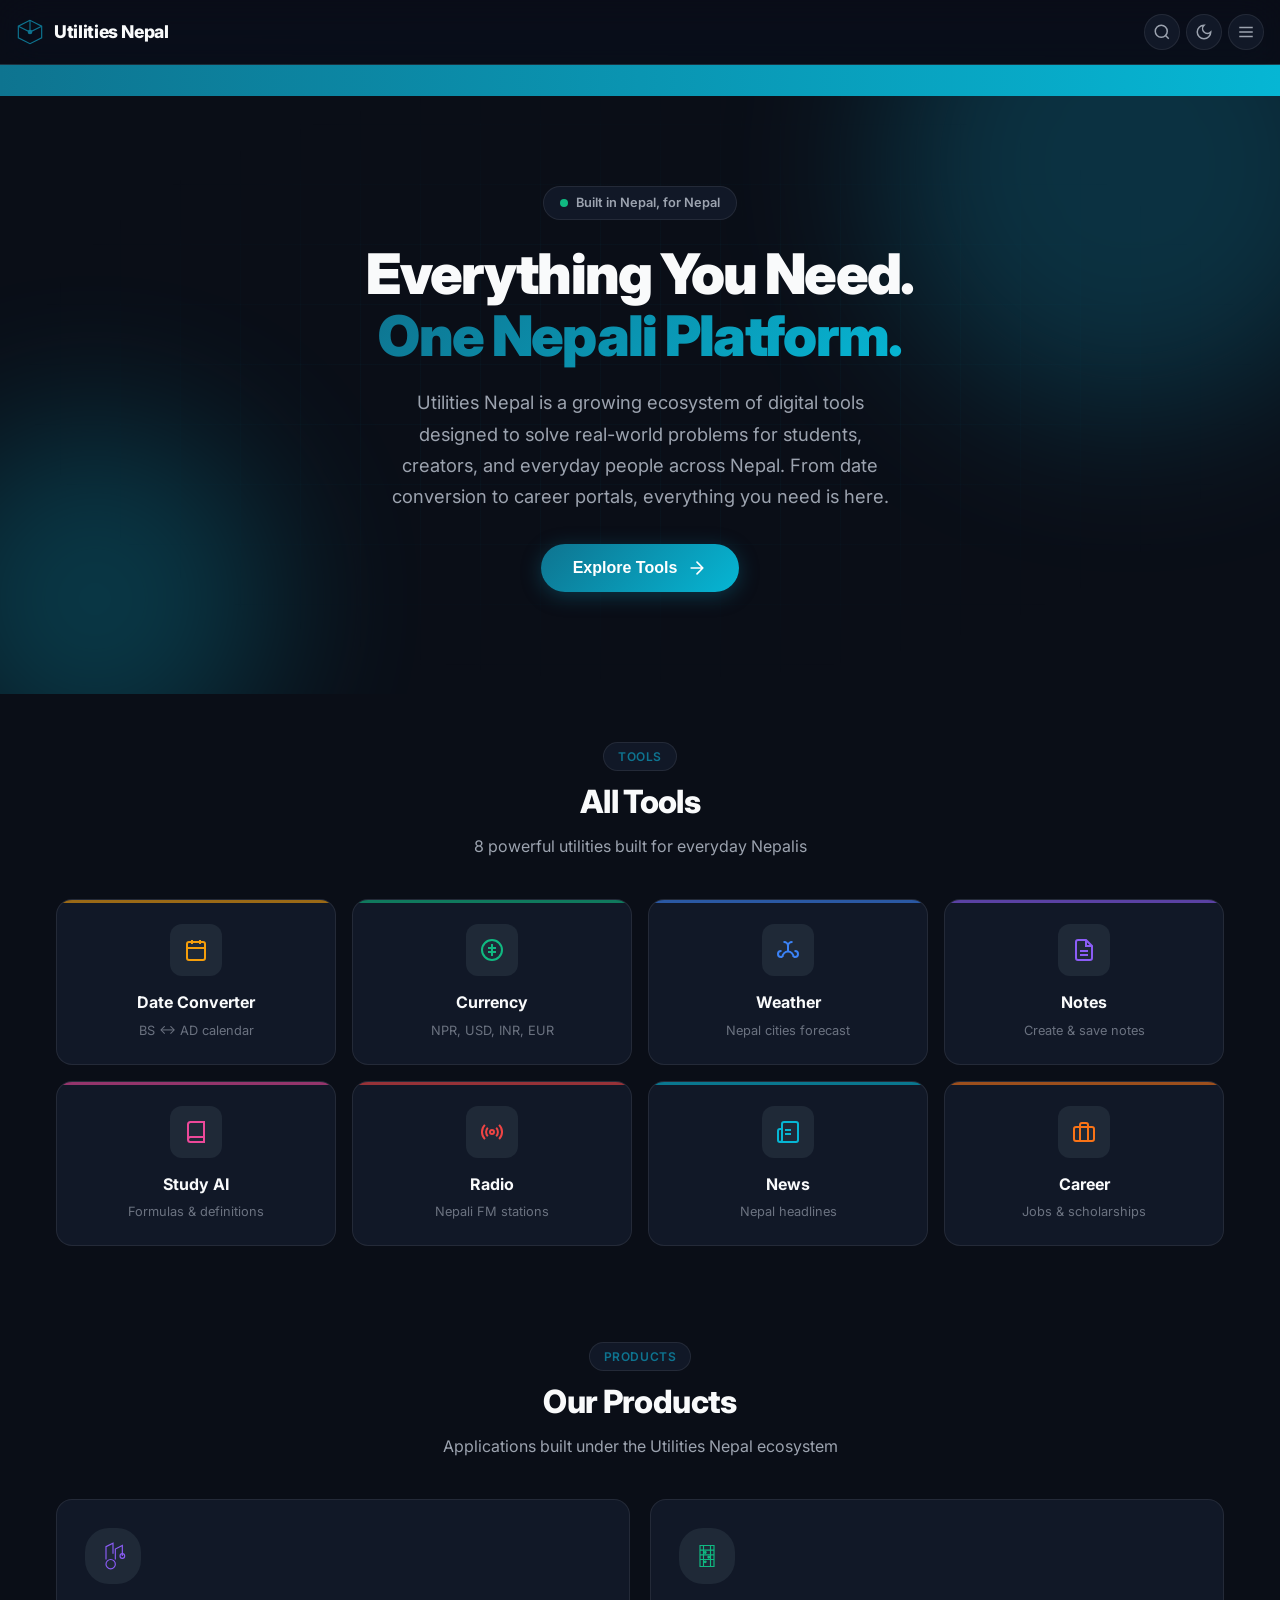
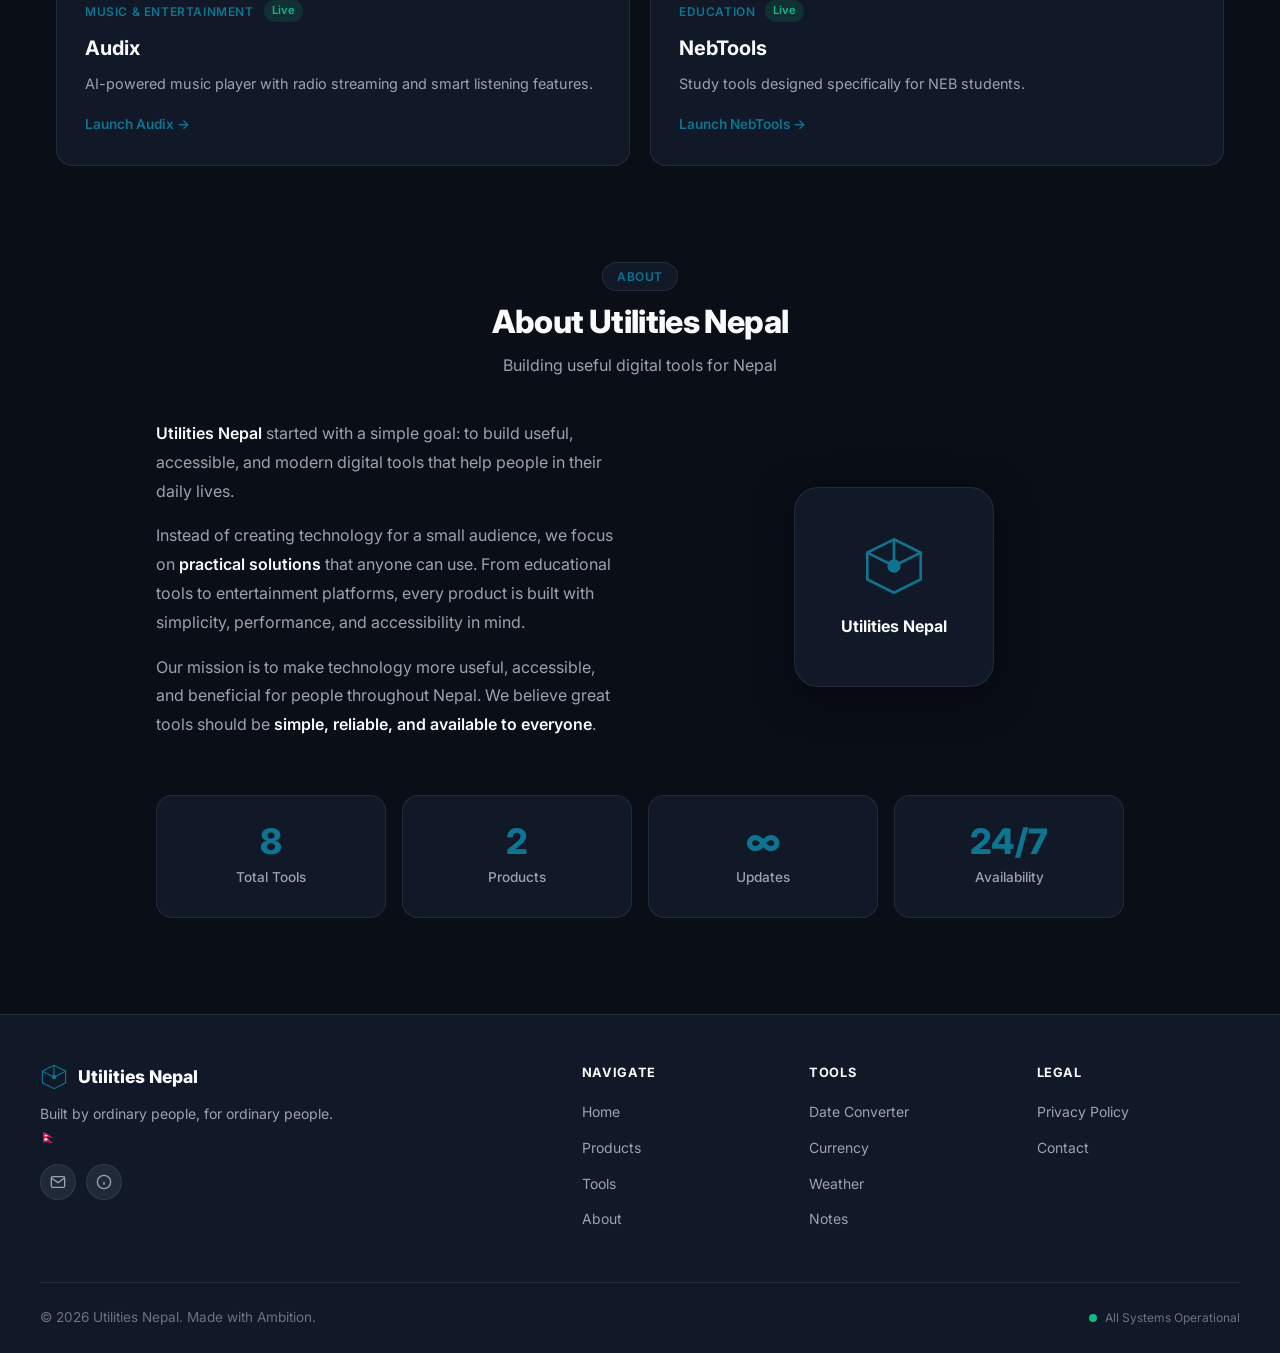
<file: index.html>
<!DOCTYPE html>
<html lang="en" data-theme="dark">
<head>
<meta charset="UTF-8">
<meta name="viewport" content="width=device-width, initial-scale=1.0, maximum-scale=1.0, user-scalable=no">
<meta name="description" content="Utilities Nepal - Nepal's Digital Toolbox. Date converter, currency, weather, notes, AI study assistant, radio, news, career portal.">
<meta name="keywords" content="Nepal utilities, Nepali date converter, Nepal weather, Nepal radio, Nepal news, Nepal jobs, Nepali tools">
<meta name="author" content="Utilities Nepal">
<meta name="theme-color" content="#0E7490">
<meta name="color-scheme" content="light dark">
<meta property="og:title" content="Utilities Nepal - Nepal's Digital Toolbox">
<meta property="og:description" content="Powerful tools built for everyday Nepalis.">
<meta property="og:type" content="website">
<meta name="twitter:card" content="summary_large_image">
<meta name="twitter:title" content="Utilities Nepal">
<title>Utilities Nepal - Nepal's Digital Toolbox</title>
<link rel="preconnect" href="https://fonts.googleapis.com">
<link rel="preconnect" href="https://fonts.gstatic.com" crossorigin>
<link href="https://fonts.googleapis.com/css2?family=Inter:wght@300;400;500;600;700;800;900&family=Noto+Sans+Devanagari:wght@400;500;600;700&display=swap" rel="stylesheet">
<link rel="manifest" href="manifest.json">
<link rel="stylesheet" href="css/style.css">
<link rel="icon" href="data:image/svg+xml,%3Csvg xmlns='http://www.w3.org/2000/svg' viewBox='0 0 100 100'%3E%3Crect width='100' height='100' rx='20' fill='%230E7490'/%3E%3Ctext x='50' y='68' font-size='45' text-anchor='middle' fill='white' font-family='Arial'%3EUN%3C/text%3E%3C/svg%3E">
</head>
<body>
<a href="#main" class="skip-link">Skip to main content</a>

<!-- Top Navbar -->
<nav class="navbar" id="navbar">
<div class="nav-container">
<a href="#dashboard" class="nav-logo" onclick="app.navigate('dashboard')">
<svg class="logo-icon" viewBox="0 0 48 48" fill="none"><path d="M24 4L4 14v20l20 10 20-10V14L24 4z" stroke="currentColor" stroke-width="2"/><path d="M24 4v20M4 14l20 10 20-10" stroke="currentColor" stroke-width="2"/><circle cx="24" cy="24" r="4" fill="currentColor"/></svg>
<span class="logo-text">Utilities Nepal</span>
</a>
<div class="nav-actions">
<button class="icon-btn" id="globalSearchBtn" aria-label="Search" title="Search (Ctrl+K)">
<svg viewBox="0 0 24 24" fill="none" stroke="currentColor" stroke-width="2"><circle cx="11" cy="11" r="8"/><path d="m21 21-4.3-4.3"/></svg>
</button>
<button class="icon-btn" id="themeToggle" aria-label="Toggle theme">
<svg class="moon" viewBox="0 0 24 24" fill="none" stroke="currentColor" stroke-width="2"><path d="M12 3a6 6 0 0 0 9 9 9 9 0 1 1-9-9Z"/></svg>
<svg class="sun" viewBox="0 0 24 24" fill="none" stroke="currentColor" stroke-width="2"><circle cx="12" cy="12" r="5"/><path d="M12 1v2M12 21v2M4.22 4.22l1.42 1.42M18.36 18.36l1.42 1.42M1 12h2M21 12h2M4.22 19.78l1.42-1.42M18.36 5.64l1.42-1.42"/></svg>
</button>
<button class="icon-btn" id="menuToggle" aria-label="Menu" aria-expanded="false">
<svg viewBox="0 0 24 24" fill="none" stroke="currentColor" stroke-width="2"><line x1="3" y1="6" x2="21" y2="6"/><line x1="3" y1="12" x2="21" y2="12"/><line x1="3" y1="18" x2="21" y2="18"/></svg>
</button>
</div>
</div>
</nav>



<!-- Mobile Menu Drawer -->
<div class="menu-drawer" id="menuDrawer" aria-hidden="true">
<div class="menu-drawer-overlay" onclick="app.closeMenu()"></div>
<div class="menu-drawer-content">
<div class="menu-drawer-header">
<div class="nav-logo">
<svg class="logo-icon" viewBox="0 0 48 48" fill="none"><path d="M24 4L4 14v20l20 10 20-10V14L24 4z" stroke="currentColor" stroke-width="2"/><path d="M24 4v20M4 14l20 10 20-10" stroke="currentColor" stroke-width="2"/><circle cx="24" cy="24" r="4" fill="currentColor"/></svg>
<span class="logo-text">Utilities Nepal</span>
</div>
<button class="menu-drawer-close" onclick="app.closeMenu()" aria-label="Close menu">
<svg viewBox="0 0 24 24" fill="none" stroke="currentColor" stroke-width="2"><path d="M18 6L6 18M6 6l12 12"/></svg>
</button>
</div>
<div class="menu-drawer-body">
<div class="menu-section">
<div class="menu-section-title">Navigation</div>
<a href="#dashboard" class="menu-item" onclick="app.navigate('dashboard'); app.closeMenu();">
<svg viewBox="0 0 24 24" fill="none" stroke="currentColor" stroke-width="2"><path d="M3 9l9-7 9 7v11a2 2 0 0 1-2 2H5a2 2 0 0 1-2-2z"/><polyline points="9 22 9 12 15 12 15 22"/></svg>
<span>Home</span>
</a>
<a href="#tools" class="menu-item" onclick="app.navigate('tools'); app.closeMenu();">
<svg viewBox="0 0 24 24" fill="none" stroke="currentColor" stroke-width="2"><rect x="3" y="3" width="7" height="7" rx="1"/><rect x="14" y="3" width="7" height="7" rx="1"/><rect x="3" y="14" width="7" height="7" rx="1"/><rect x="14" y="14" width="7" height="7" rx="1"/></svg>
<span>Tools</span>
</a>
<a href="#products" class="menu-item" onclick="app.navigate('products'); app.closeMenu();">
<svg viewBox="0 0 24 24" fill="none" stroke="currentColor" stroke-width="2"><path d="M21 16V8a2 2 0 0 0-1-1.73l-7-4a2 2 0 0 0-2 0l-7 4A2 2 0 0 0 3 8v8a2 2 0 0 0 1 1.73l7 4a2 2 0 0 0 2 0l7-4A2 2 0 0 0 21 16z"/><polyline points="3.27 6.96 12 12.01 20.73 6.96"/><line x1="12" y1="22.08" x2="12" y2="12"/></svg>
<span>Products</span>
</a>
<a href="about.html" class="menu-item" onclick="app.closeMenu()">
<svg viewBox="0 0 24 24" fill="none" stroke="currentColor" stroke-width="2"><circle cx="12" cy="12" r="10"/><path d="M12 16v-4M12 8h.01"/></svg>
<span>About</span>
</a>
</div>
<div class="menu-divider"></div>
<div class="menu-section">
<div class="menu-section-title">Tools</div>
<a href="#date" class="menu-item" onclick="app.navigate('date'); app.closeMenu();">
<svg viewBox="0 0 24 24" fill="none" stroke="currentColor" stroke-width="2"><rect x="3" y="4" width="18" height="18" rx="2"/><path d="M16 2v4M8 2v4M3 10h18"/></svg>
<span>Date Converter</span>
</a>
<a href="#currency" class="menu-item" onclick="app.navigate('currency'); app.closeMenu();">
<svg viewBox="0 0 24 24" fill="none" stroke="currentColor" stroke-width="2"><circle cx="12" cy="12" r="10"/><path d="M12 6v12M8 10h8M8 14h8"/></svg>
<span>Currency</span>
</a>
<a href="#weather" class="menu-item" onclick="app.navigate('weather'); app.closeMenu();">
<svg viewBox="0 0 24 24" fill="none" stroke="currentColor" stroke-width="2"><path d="M17.5 19c0-3.037-2.463-5.5-5.5-5.5S6.5 15.963 6.5 19"/><path d="M17.5 19H19a3 3 0 0 0 3-3 3 3 0 0 0-3-3h-.5"/><path d="M6.5 19H5a3 3 0 0 1-3-3 3 3 0 0 1 3-3h.5"/><path d="M12 13.5V8"/><path d="M12 8a4 4 0 0 1 4-4h.5"/><path d="M12 8a4 4 0 0 0-4-4h-.5"/></svg>
<span>Weather</span>
</a>
<a href="#notes" class="menu-item" onclick="app.navigate('notes'); app.closeMenu();">
<svg viewBox="0 0 24 24" fill="none" stroke="currentColor" stroke-width="2"><path d="M14 2H6a2 2 0 0 0-2 2v16a2 2 0 0 0 2 2h12a2 2 0 0 0 2-2V8z"/><polyline points="14 2 14 8 20 8"/><line x1="16" y1="13" x2="8" y2="13"/><line x1="16" y1="17" x2="8" y2="17"/></svg>
<span>Notes</span>
</a>
<a href="#study" class="menu-item" onclick="app.navigate('study'); app.closeMenu();">
<svg viewBox="0 0 24 24" fill="none" stroke="currentColor" stroke-width="2"><path d="M4 19.5A2.5 2.5 0 0 1 6.5 17H20"/><path d="M6.5 2H20v20H6.5A2.5 2.5 0 0 1 4 19.5v-15A2.5 2.5 0 0 1 6.5 2z"/></svg>
<span>Study AI</span>
</a>
<a href="#radio" class="menu-item" onclick="app.navigate('radio'); app.closeMenu();">
<svg viewBox="0 0 24 24" fill="none" stroke="currentColor" stroke-width="2"><path d="M4.9 19.1C1 15.2 1 8.8 4.9 4.9"/><path d="M7.8 16.2c-2.3-2.3-2.3-6.1 0-8.5"/><circle cx="12" cy="12" r="2"/><path d="M16.2 7.8c2.3 2.3 2.3 6.1 0 8.5"/><path d="M19.1 4.9C23 8.8 23 15.1 19.1 19"/></svg>
<span>Radio</span>
</a>
<a href="#news" class="menu-item" onclick="app.navigate('news'); app.closeMenu();">
<svg viewBox="0 0 24 24" fill="none" stroke="currentColor" stroke-width="2"><path d="M4 22h16a2 2 0 0 0 2-2V4a2 2 0 0 0-2-2H8a2 2 0 0 0-2 2v16a2 2 0 0 1-4 0v-9a2 2 0 0 1 2-2h2"/><path d="M9 10h6"/><path d="M9 14h6"/></svg>
<span>News</span>
</a>
<a href="#career" class="menu-item" onclick="app.navigate('career'); app.closeMenu();">
<svg viewBox="0 0 24 24" fill="none" stroke="currentColor" stroke-width="2"><rect x="2" y="7" width="20" height="14" rx="2"/><path d="M16 21V5a2 2 0 0 0-2-2h-4a2 2 0 0 0-2 2v16"/></svg>
<span>Career</span>
</a>
</div>
<div class="menu-divider"></div>
<div class="menu-section">
<div class="menu-section-title">Info</div>
<a href="privacy.html" class="menu-item" onclick="app.closeMenu()">
<svg viewBox="0 0 24 24" fill="none" stroke="currentColor" stroke-width="2"><rect x="3" y="11" width="18" height="11" rx="2" ry="2"/><path d="M7 11V7a5 5 0 0 1 10 0v4"/></svg>
<span>Privacy Policy</span>
</a>
<a href="mailto:utilitiesnepal@gmail.com" class="menu-item">
<svg viewBox="0 0 24 24" fill="none" stroke="currentColor" stroke-width="2"><path d="M4 4h16c1.1 0 2 .9 2 2v12c0 1.1-.9 2-2 2H4c-1.1 0-2-.9-2-2V6c0-1.1.9-2 2-2z"/><polyline points="22,6 12,13 2,6"/></svg>
<span>Contact</span>
</a>
</div>
<div class="menu-divider"></div>
<div class="menu-footer">
<p class="menu-footer-text">Built by ordinary people, for ordinary people.</p>
<p class="menu-footer-email">utilitiesnepal@gmail.com</p>
</div>
</div>
</div>
</div>

<!-- Search Overlay -->
<div class="search-overlay" id="searchOverlay" aria-hidden="true">
<div class="search-container">
<button class="search-close" id="searchClose">&times;</button>
<div class="search-input-wrap">
<svg class="search-icon" viewBox="0 0 24 24" fill="none" stroke="currentColor" stroke-width="2"><circle cx="11" cy="11" r="8"/><path d="m21 21-4.3-4.3"/></svg>
<input type="search" id="globalSearchInput" placeholder="Search tools, features..." autocomplete="off">
</div>
<div class="search-suggestions" id="searchSuggestions"></div>
<div class="search-results" id="searchResults"></div>
</div>
</div>

<!-- Main Content -->
<main id="main" class="main-content"></main>

<!-- Audio Player -->
<div class="audio-player" id="audioPlayer" style="display:none;">
<div class="player-info">
<div class="player-station" id="playerStation">Select a station</div>
<div class="player-status" id="playerStatus">Ready</div>
</div>
<div class="player-controls">
<button class="player-btn" id="playerPlayPause" aria-label="Play/Pause">
<svg id="playIcon" viewBox="0 0 24 24" fill="currentColor"><path d="M8 5v14l11-7z"/></svg>
<svg id="pauseIcon" viewBox="0 0 24 24" fill="currentColor" style="display:none"><path d="M6 4h4v16H6V4zm8 0h4v16h-4V4z"/></svg>
</button>
<input type="range" id="playerVolume" min="0" max="1" step="0.01" value="0.8" aria-label="Volume">
<button class="player-btn" id="playerClose" aria-label="Close player">&times;</button>
</div>
</div>

<!-- Back to Top -->
<button class="back-to-top" id="backToTop" aria-label="Back to top">
<svg viewBox="0 0 24 24" fill="none" stroke="currentColor" stroke-width="2"><path d="M12 19V5M5 12l7-7 7 7"/></svg>
</button>

<!-- Install Prompt -->
<div class="install-prompt" id="installPrompt" style="display:none;">
<div class="install-content">
<svg class="install-icon" viewBox="0 0 24 24" fill="none" stroke="currentColor" stroke-width="2"><path d="M21 15v4a2 2 0 0 1-2 2H5a2 2 0 0 1-2-2v-4"/><polyline points="7 10 12 15 17 10"/><line x1="12" y1="15" x2="12" y2="3"/></svg>
<div class="install-text"><strong>Install Utilities Nepal</strong><span>Add to your home screen for quick access</span></div>
<button class="install-btn" id="installBtn">Install</button>
<button class="install-dismiss" id="installDismiss">&times;</button>
</div>
</div>

<!-- Toast -->
<div class="toast" id="toast" role="status" aria-live="polite"></div>

<script src="js/data.js?v=3"></script>
<script src="js/utils.js?v=3"></script>
<script src="js/tools/date-converter.js?v=3"></script>
<script src="js/tools/currency.js?v=3"></script>
<script src="js/tools/weather.js?v=3"></script>
<script src="js/tools/notes.js?v=3"></script>
<script src="js/tools/study.js?v=3"></script>
<script src="js/tools/radio.js?v=3"></script>
<script src="js/tools/news.js?v=3"></script>
<script src="js/tools/career.js?v=3"></script>
<script src="js/app.js?v=3"></script>
</body>
</html>
</file>
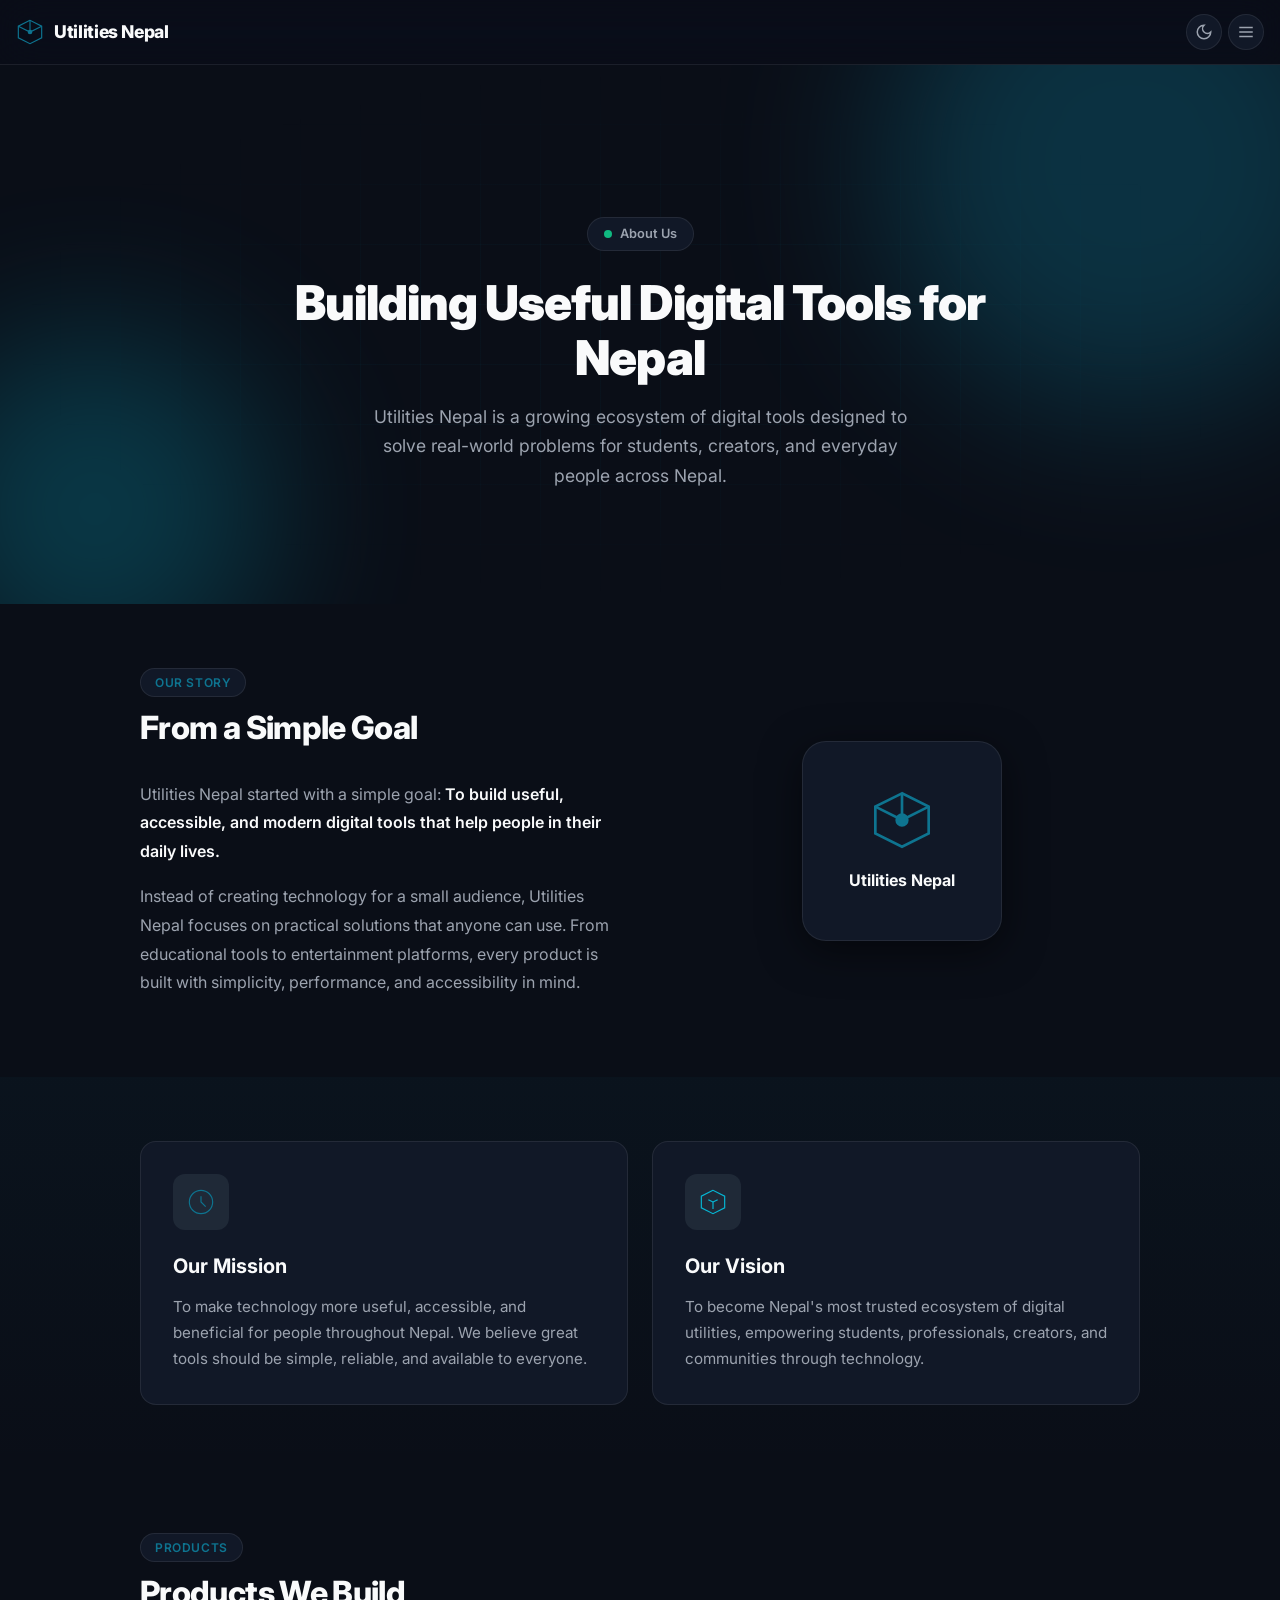
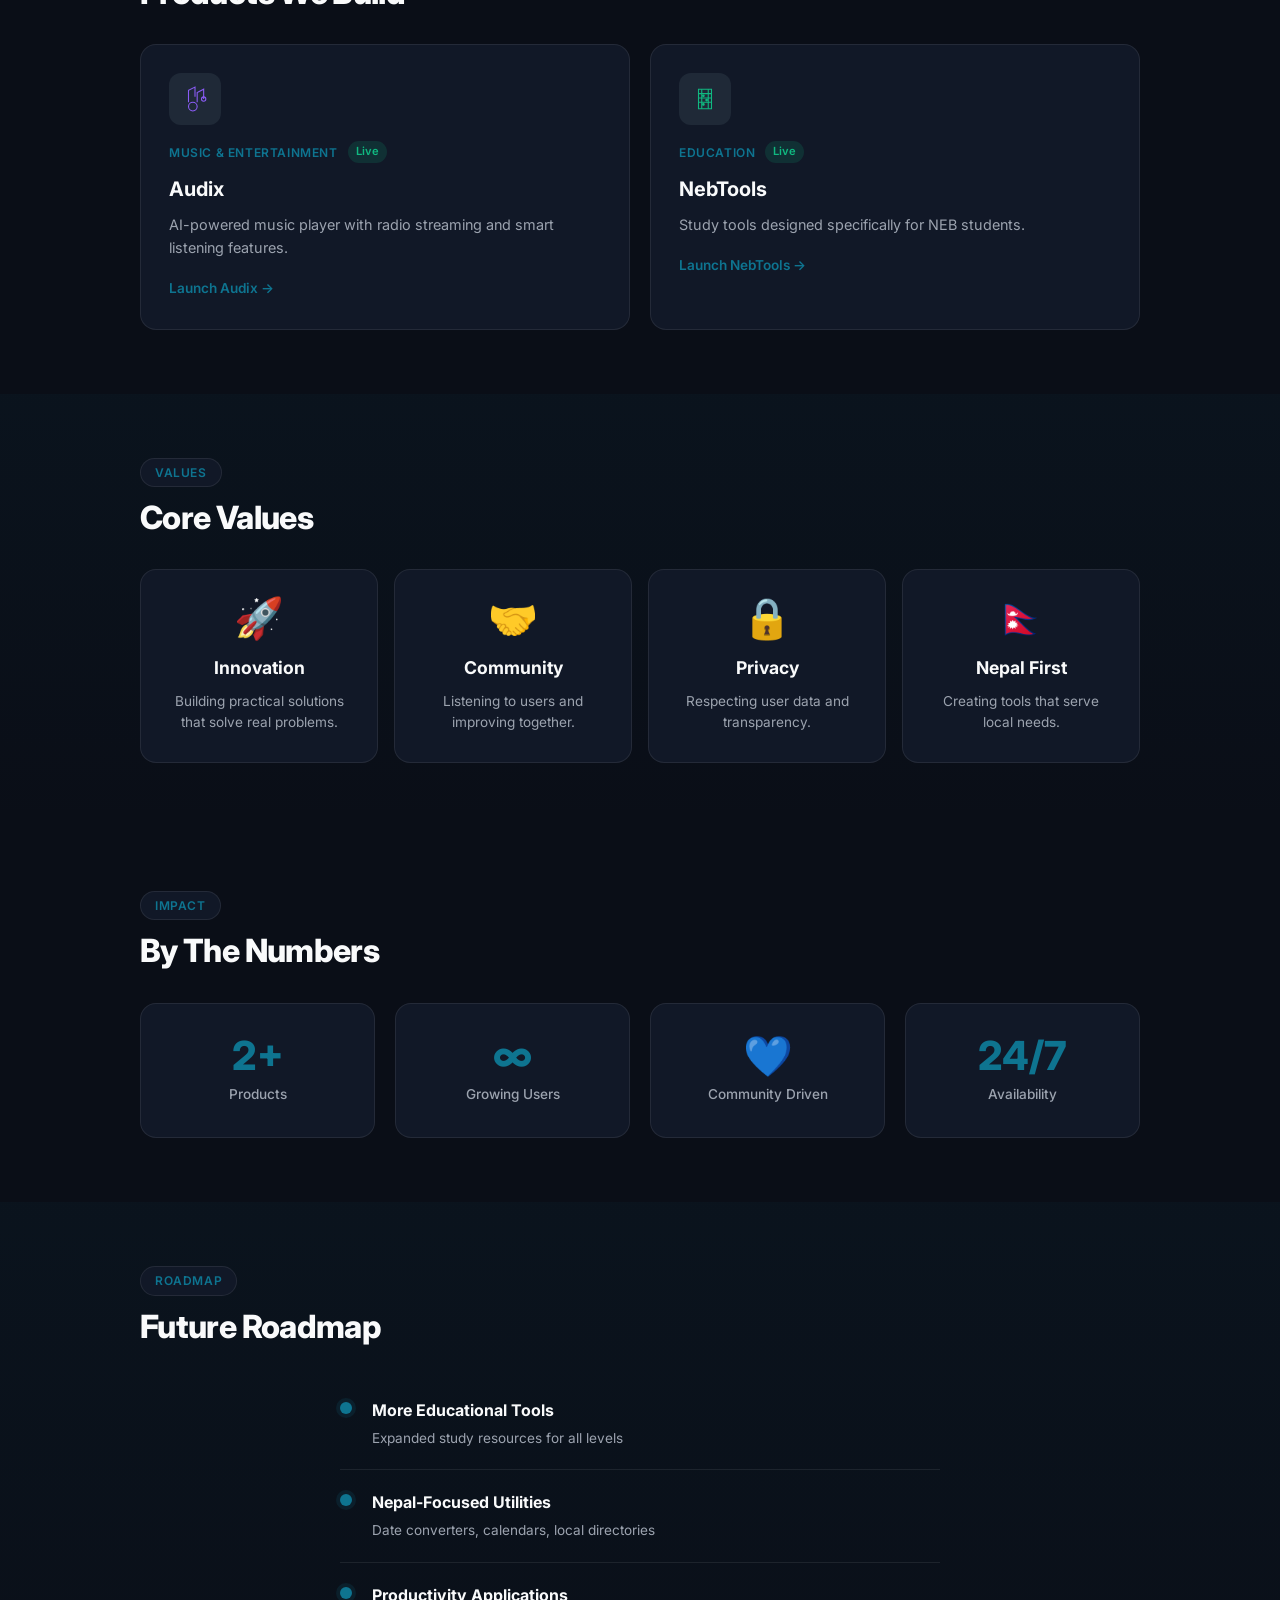
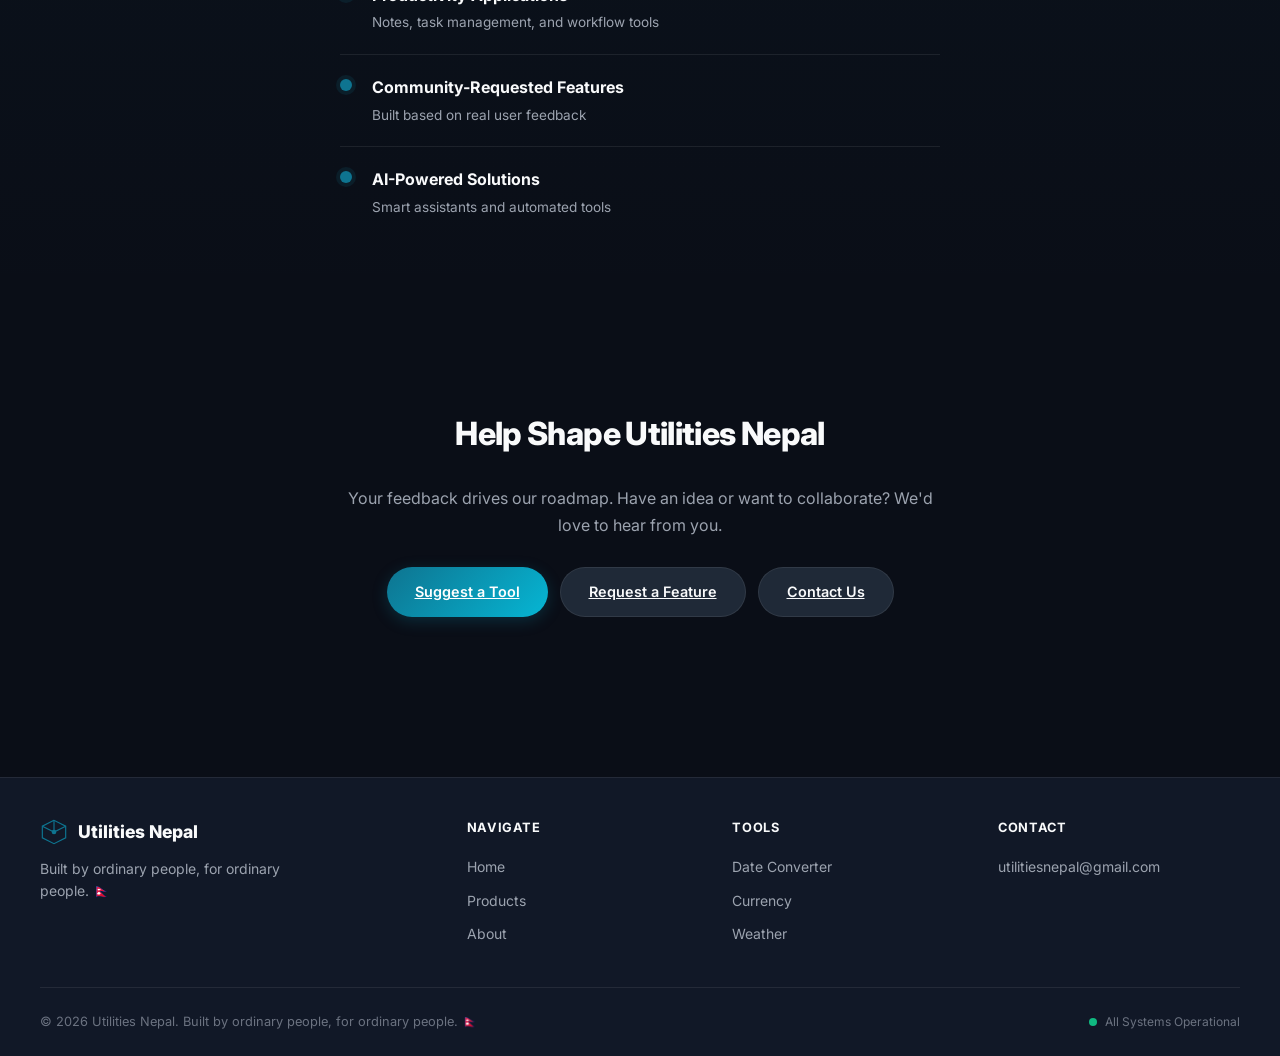
<file: about.html>
<!DOCTYPE html>
<html lang="en" data-theme="dark">
<head>
<meta charset="UTF-8">
<meta name="viewport" content="width=device-width, initial-scale=1.0, maximum-scale=1.0, user-scalable=no">
<meta name="description" content="About Utilities Nepal - Building useful digital tools for Nepal. Learn our mission, vision, and the community behind the platform.">
<meta name="keywords" content="About Utilities Nepal, Nepal digital tools, Nepal tech community, Nepali apps">
<meta name="author" content="Utilities Nepal">
<meta name="theme-color" content="#0E7490">
<meta name="color-scheme" content="light dark">
<meta property="og:title" content="About | Utilities Nepal">
<meta property="og:description" content="Building useful digital tools for Nepal. Our mission, vision, and community.">
<meta property="og:type" content="website">
<meta name="twitter:card" content="summary_large_image">
<meta name="twitter:title" content="About | Utilities Nepal">
<title>About | Utilities Nepal</title>
<link rel="preconnect" href="https://fonts.googleapis.com">
<link rel="preconnect" href="https://fonts.gstatic.com" crossorigin>
<link href="https://fonts.googleapis.com/css2?family=Inter:wght@300;400;500;600;700;800;900&family=Noto+Sans+Devanagari:wght@400;500;600;700&display=swap" rel="stylesheet">
<link rel="manifest" href="manifest.json">
<link rel="stylesheet" href="css/style.css">
<link rel="stylesheet" href="css/about.css">
<link rel="icon" href="data:image/svg+xml,%3Csvg xmlns='http://www.w3.org/2000/svg' viewBox='0 0 100 100'%3E%3Crect width='100' height='100' rx='20' fill='%230E7490'/%3E%3Ctext x='50' y='68' font-size='45' text-anchor='middle' fill='white' font-family='Arial'%3EUN%3C/text%3E%3C/svg%3E">
</head>
<body>
<a href="#main" class="skip-link">Skip to main content</a>

<!-- Navbar -->
<nav class="navbar" id="navbar">
<div class="nav-container">
<a href="index.html#dashboard" class="nav-logo">
<svg class="logo-icon" viewBox="0 0 48 48" fill="none"><path d="M24 4L4 14v20l20 10 20-10V14L24 4z" stroke="currentColor" stroke-width="2"/><path d="M24 4v20M4 14l20 10 20-10" stroke="currentColor" stroke-width="2"/><circle cx="24" cy="24" r="4" fill="currentColor"/></svg>
<span class="logo-text">Utilities Nepal</span>
</a>
<div class="nav-actions">
<button class="icon-btn" id="themeToggle" aria-label="Toggle theme">
<svg class="moon" viewBox="0 0 24 24" fill="none" stroke="currentColor" stroke-width="2"><path d="M12 3a6 6 0 0 0 9 9 9 9 0 1 1-9-9Z"/></svg>
<svg class="sun" viewBox="0 0 24 24" fill="none" stroke="currentColor" stroke-width="2"><circle cx="12" cy="12" r="5"/><path d="M12 1v2M12 21v2M4.22 4.22l1.42 1.42M18.36 18.36l1.42 1.42M1 12h2M21 12h2M4.22 19.78l1.42-1.42M18.36 5.64l1.42-1.42"/></svg>
</button>
<button class="icon-btn" id="menuToggle" aria-label="Menu" aria-expanded="false">
<svg viewBox="0 0 24 24" fill="none" stroke="currentColor" stroke-width="2"><line x1="3" y1="6" x2="21" y2="6"/><line x1="3" y1="12" x2="21" y2="12"/><line x1="3" y1="18" x2="21" y2="18"/></svg>
</button>
</div>
</div>
</nav>

<!-- Mobile Menu Drawer -->
<div class="menu-drawer" id="menuDrawer" aria-hidden="true">
<div class="menu-drawer-overlay" onclick="closeMenu()"></div>
<div class="menu-drawer-content">
<div class="menu-drawer-header">
<div class="nav-logo">
<svg class="logo-icon" viewBox="0 0 48 48" fill="none"><path d="M24 4L4 14v20l20 10 20-10V14L24 4z" stroke="currentColor" stroke-width="2"/><path d="M24 4v20M4 14l20 10 20-10" stroke="currentColor" stroke-width="2"/><circle cx="24" cy="24" r="4" fill="currentColor"/></svg>
<span class="logo-text">Utilities Nepal</span>
</div>
<button class="menu-drawer-close" onclick="closeMenu()" aria-label="Close menu">
<svg viewBox="0 0 24 24" fill="none" stroke="currentColor" stroke-width="2"><path d="M18 6L6 18M6 6l12 12"/></svg>
</button>
</div>
<div class="menu-drawer-body">
<div class="menu-section">
<div class="menu-section-title">Navigation</div>
<a href="index.html" class="menu-item" onclick="closeMenu()">
<svg viewBox="0 0 24 24" fill="none" stroke="currentColor" stroke-width="2"><path d="M3 9l9-7 9 7v11a2 2 0 0 1-2 2H5a2 2 0 0 1-2-2z"/><polyline points="9 22 9 12 15 12 15 22"/></svg>
<span>Home</span>
</a>
<a href="index.html#tools" class="menu-item" onclick="closeMenu()">
<svg viewBox="0 0 24 24" fill="none" stroke="currentColor" stroke-width="2"><rect x="3" y="3" width="7" height="7" rx="1"/><rect x="14" y="3" width="7" height="7" rx="1"/><rect x="3" y="14" width="7" height="7" rx="1"/><rect x="14" y="14" width="7" height="7" rx="1"/></svg>
<span>Tools</span>
</a>
<a href="index.html#products" class="menu-item" onclick="closeMenu()">
<svg viewBox="0 0 24 24" fill="none" stroke="currentColor" stroke-width="2"><path d="M21 16V8a2 2 0 0 0-1-1.73l-7-4a2 2 0 0 0-2 0l-7 4A2 2 0 0 0 3 8v8a2 2 0 0 0 1 1.73l7 4a2 2 0 0 0 2 0l7-4A2 2 0 0 0 21 16z"/><polyline points="3.27 6.96 12 12.01 20.73 6.96"/><line x1="12" y1="22.08" x2="12" y2="12"/></svg>
<span>Products</span>
</a>
<a href="about.html" class="menu-item" onclick="closeMenu()">
<svg viewBox="0 0 24 24" fill="none" stroke="currentColor" stroke-width="2"><circle cx="12" cy="12" r="10"/><path d="M12 16v-4M12 8h.01"/></svg>
<span>About</span>
</a>
</div>
<div class="menu-divider"></div>
<div class="menu-section">
<div class="menu-section-title">Info</div>
<a href="privacy.html" class="menu-item" onclick="closeMenu()">
<svg viewBox="0 0 24 24" fill="none" stroke="currentColor" stroke-width="2"><rect x="3" y="11" width="18" height="11" rx="2" ry="2"/><path d="M7 11V7a5 5 0 0 1 10 0v4"/></svg>
<span>Privacy Policy</span>
</a>
<a href="mailto:utilitiesnepal@gmail.com" class="menu-item">
<svg viewBox="0 0 24 24" fill="none" stroke="currentColor" stroke-width="2"><path d="M4 4h16c1.1 0 2 .9 2 2v12c0 1.1-.9 2-2 2H4c-1.1 0-2-.9-2-2V6c0-1.1.9-2 2-2z"/><polyline points="22,6 12,13 2,6"/></svg>
<span>Contact</span>
</a>
</div>
<div class="menu-divider"></div>
<div class="menu-footer">
<p class="menu-footer-text">Built by ordinary people, for ordinary people.</p>
<p class="menu-footer-email">utilitiesnepal@gmail.com</p>
</div>
</div>
</div>
</div>

<!-- Main Content -->
<main id="main" class="main-content">

<!-- Hero Section -->
<section class="about-hero" id="about">
<div class="about-hero-bg" aria-hidden="true">
<div class="gradient-orb orb-1"></div>
<div class="gradient-orb orb-2"></div>
<div class="grid-pattern"></div>
</div>
<div class="about-hero-content">
<div class="hero-badge"><span class="dot"></span>About Us</div>
<h1 class="about-hero-title">Building Useful Digital Tools for Nepal</h1>
<p class="about-hero-subtitle">Utilities Nepal is a growing ecosystem of digital tools designed to solve real-world problems for students, creators, and everyday people across Nepal.</p>
</div>
</section>

<!-- Our Story -->
<section class="about-section">
<div class="section-container">
<div class="about-story">
<div class="story-content">
<span class="section-tag">Our Story</span>
<h2 class="section-title">From a Simple Goal</h2>
<p class="story-text">Utilities Nepal started with a simple goal: <strong>To build useful, accessible, and modern digital tools that help people in their daily lives.</strong></p>
<p class="story-text">Instead of creating technology for a small audience, Utilities Nepal focuses on practical solutions that anyone can use. From educational tools to entertainment platforms, every product is built with simplicity, performance, and accessibility in mind.</p>
</div>
<div class="story-visual">
<div class="story-card">
<svg viewBox="0 0 48 48" fill="none" stroke="currentColor" stroke-width="2"><path d="M24 4L4 14v20l20 10 20-10V14L24 4z"/><path d="M24 4v20M4 14l20 10 20-10"/><circle cx="24" cy="24" r="4" fill="currentColor"/></svg>
<span>Utilities Nepal</span>
</div>
</div>
</div>
</div>
</section>

<!-- Mission & Vision -->
<section class="about-section alt-bg">
<div class="section-container">
<div class="mission-vision-grid">
<div class="mv-card">
<div class="mv-icon" style="--mv-color: #0E7490;">
<svg viewBox="0 0 48 48" fill="none" stroke="currentColor" stroke-width="2"><circle cx="24" cy="24" r="20"/><path d="M24 14v10l8 8"/></svg>
</div>
<h3 class="mv-title">Our Mission</h3>
<p class="mv-desc">To make technology more useful, accessible, and beneficial for people throughout Nepal. We believe great tools should be simple, reliable, and available to everyone.</p>
</div>
<div class="mv-card">
<div class="mv-icon" style="--mv-color: #06B6D4;">
<svg viewBox="0 0 48 48" fill="none" stroke="currentColor" stroke-width="2"><path d="M24 4L4 14v20l20 10 20-10V14L24 4z"/><path d="M24 24v12"/><path d="M24 24l-8-4"/><path d="M24 24l8-4"/></svg>
</div>
<h3 class="mv-title">Our Vision</h3>
<p class="mv-desc">To become Nepal's most trusted ecosystem of digital utilities, empowering students, professionals, creators, and communities through technology.</p>
</div>
</div>
</div>
</section>

<!-- Products We Build -->
<section class="about-section">
<div class="section-container">
<span class="section-tag">Products</span>
<h2 class="section-title">Products We Build</h2>
<div class="products-build-grid">
<a href="https://b4tler-org.github.io/Audix.Player/" target="_blank" rel="noopener noreferrer" class="product-build-card">
<div class="product-build-icon" style="--pb-color: #8B5CF6;">
<svg viewBox="0 0 48 48" fill="none" stroke="currentColor" stroke-width="2"><path d="M12 38c0-4.4 3.6-8 8-8s8 3.6 8 8-3.6 8-8 8-8-3.6-8-8z"/><path d="M28 30V12l12-6v18"/><circle cx="40" cy="24" r="4"/><path d="M12 30V8l12-6v18"/></svg>
</div>
<div class="product-build-meta">
<span class="product-build-cat">Music & Entertainment</span>
<span class="product-build-status">Live</span>
</div>
<h3 class="product-build-name">Audix</h3>
<p class="product-build-desc">AI-powered music player with radio streaming and smart listening features.</p>
<span class="product-build-link">Launch Audix →</span>
</a>
<a href="https://samir-techer.github.io/nebtools/" target="_blank" rel="noopener noreferrer" class="product-build-card">
<div class="product-build-icon" style="--pb-color: #10B981;">
<svg viewBox="0 0 48 48" fill="none" stroke="currentColor" stroke-width="2"><path d="M12 6h24v36H12z"/><path d="M18 6v36M30 6v36"/><path d="M12 14h24M12 22h24M12 30h24"/><circle cx="21" cy="18" r="1.5" fill="currentColor"/><circle cx="27" cy="26" r="1.5" fill="currentColor"/><circle cx="21" cy="34" r="1.5" fill="currentColor"/></svg>
</div>
<div class="product-build-meta">
<span class="product-build-cat">Education</span>
<span class="product-build-status">Live</span>
</div>
<h3 class="product-build-name">NebTools</h3>
<p class="product-build-desc">Study tools designed specifically for NEB students.</p>
<span class="product-build-link">Launch NebTools →</span>
</a>
</div>
</div>
</section>

<!-- Core Values -->
<section class="about-section alt-bg">
<div class="section-container">
<span class="section-tag">Values</span>
<h2 class="section-title">Core Values</h2>
<div class="values-grid">
<div class="value-card">
<div class="value-icon">🚀</div>
<h3 class="value-title">Innovation</h3>
<p class="value-desc">Building practical solutions that solve real problems.</p>
</div>
<div class="value-card">
<div class="value-icon">🤝</div>
<h3 class="value-title">Community</h3>
<p class="value-desc">Listening to users and improving together.</p>
</div>
<div class="value-card">
<div class="value-icon">🔒</div>
<h3 class="value-title">Privacy</h3>
<p class="value-desc">Respecting user data and transparency.</p>
</div>
<div class="value-card">
<div class="value-icon">🇳🇵</div>
<h3 class="value-title">Nepal First</h3>
<p class="value-desc">Creating tools that serve local needs.</p>
</div>
</div>
</div>
</section>

<!-- Statistics -->
<section class="about-section">
<div class="section-container">
<span class="section-tag">Impact</span>
<h2 class="section-title">By The Numbers</h2>
<div class="stats-grid">
<div class="about-stat">
<div class="about-stat-num" data-target="2">0</div>
<div class="about-stat-label">Products</div>
</div>
<div class="about-stat">
<div class="about-stat-num">∞</div>
<div class="about-stat-label">Growing Users</div>
</div>
<div class="about-stat">
<div class="about-stat-num">💙</div>
<div class="about-stat-label">Community Driven</div>
</div>
<div class="about-stat">
<div class="about-stat-num">24/7</div>
<div class="about-stat-label">Availability</div>
</div>
</div>
</div>
</section>

<!-- Future Roadmap -->
<section class="about-section alt-bg">
<div class="section-container">
<span class="section-tag">Roadmap</span>
<h2 class="section-title">Future Roadmap</h2>
<div class="roadmap-list">
<div class="roadmap-item">
<div class="roadmap-dot"></div>
<div class="roadmap-content">
<h4>More Educational Tools</h4>
<p>Expanded study resources for all levels</p>
</div>
</div>
<div class="roadmap-item">
<div class="roadmap-dot"></div>
<div class="roadmap-content">
<h4>Nepal-Focused Utilities</h4>
<p>Date converters, calendars, local directories</p>
</div>
</div>
<div class="roadmap-item">
<div class="roadmap-dot"></div>
<div class="roadmap-content">
<h4>Productivity Applications</h4>
<p>Notes, task management, and workflow tools</p>
</div>
</div>
<div class="roadmap-item">
<div class="roadmap-dot"></div>
<div class="roadmap-content">
<h4>Community-Requested Features</h4>
<p>Built based on real user feedback</p>
</div>
</div>
<div class="roadmap-item">
<div class="roadmap-dot"></div>
<div class="roadmap-content">
<h4>AI-Powered Solutions</h4>
<p>Smart assistants and automated tools</p>
</div>
</div>
</div>
</div>
</section>

<!-- Community Section -->
<section class="about-section">
<div class="section-container">
<div class="community-cta">
<h2 class="section-title">Help Shape Utilities Nepal</h2>
<p class="community-desc">Your feedback drives our roadmap. Have an idea or want to collaborate? We'd love to hear from you.</p>
<div class="community-buttons">
<a href="mailto:utilitiesnepal@gmail.com?subject=Tool%20Suggestion" class="btn btn-primary">Suggest a Tool</a>
<a href="mailto:utilitiesnepal@gmail.com?subject=Feature%20Request" class="btn btn-secondary">Request a Feature</a>
<a href="mailto:utilitiesnepal@gmail.com" class="btn btn-secondary">Contact Us</a>
</div>
</div>
</div>
</section>

<!-- Footer -->
<footer class="footer">
<div class="footer-container">
<div class="footer-main">
<div class="footer-brand">
<a href="index.html" class="footer-logo">
<svg class="logo-icon" viewBox="0 0 48 48" fill="none"><path d="M24 4L4 14v20l20 10 20-10V14L24 4z" stroke="currentColor" stroke-width="2"/><path d="M24 4v20M4 14l20 10 20-10" stroke="currentColor" stroke-width="2"/><circle cx="24" cy="24" r="4" fill="currentColor"/></svg>
<span class="logo-text">Utilities Nepal</span>
</a>
<p class="footer-tagline">Built by ordinary people, for ordinary people. 🇳🇵</p>
</div>
<div class="footer-links">
<div class="footer-column">
<h4 class="footer-heading">Navigate</h4>
<ul>
<li><a href="index.html">Home</a></li>
<li><a href="index.html#tools">Products</a></li>
<li><a href="about.html">About</a></li>
</ul>
</div>
<div class="footer-column">
<h4 class="footer-heading">Tools</h4>
<ul>
<li><a href="index.html#date">Date Converter</a></li>
<li><a href="index.html#currency">Currency</a></li>
<li><a href="index.html#weather">Weather</a></li>
</ul>
</div>
<div class="footer-column">
<h4 class="footer-heading">Contact</h4>
<ul>
<li><a href="mailto:utilitiesnepal@gmail.com">utilitiesnepal@gmail.com</a></li>
</ul>
</div>
</div>
</div>
<div class="footer-bottom">
<p class="copyright">© 2026 Utilities Nepal. Built by ordinary people, for ordinary people. 🇳🇵</p>
<div class="footer-status"><span class="dot"></span>All Systems Operational</div>
</div>
</div>
</footer>

</main>

<!-- Back to Top -->
<button class="back-to-top" id="backToTop" aria-label="Back to top">
<svg viewBox="0 0 24 24" fill="none" stroke="currentColor" stroke-width="2"><path d="M12 19V5M5 12l7-7 7 7"/></svg>
</button>

<!-- Toast -->
<div class="toast" id="toast" role="status" aria-live="polite"></div>

<script>
// Theme Toggle
const theme = localStorage.getItem('un-theme') || 'dark';
document.documentElement.setAttribute('data-theme', theme);

document.getElementById('themeToggle').addEventListener('click', () => {
  const current = document.documentElement.getAttribute('data-theme');
  const next = current === 'dark' ? 'light' : 'dark';
  document.documentElement.setAttribute('data-theme', next);
  localStorage.setItem('un-theme', next);
});

// Mobile Menu Drawer
document.getElementById('menuToggle').addEventListener('click', () => {
  const drawer = document.getElementById('menuDrawer');
  drawer.classList.toggle('open');
  drawer.setAttribute('aria-hidden', !drawer.classList.contains('open'));
  document.body.style.overflow = drawer.classList.contains('open') ? 'hidden' : '';
});

function closeMenu() {
  const drawer = document.getElementById('menuDrawer');
  drawer.classList.remove('open');
  drawer.setAttribute('aria-hidden', 'true');
  document.body.style.overflow = '';
}

// Back to Top
const backToTop = document.getElementById('backToTop');
window.addEventListener('scroll', () => {
  backToTop.classList.toggle('visible', window.scrollY > 500);
});
backToTop.addEventListener('click', () => window.scrollTo({ top: 0, behavior: 'smooth' }));

// Navbar scroll effect
const navbar = document.getElementById('navbar');
window.addEventListener('scroll', () => {
  navbar.classList.toggle('scrolled', window.scrollY > 50);
});

// Animated counters
const animateCounters = () => {
  document.querySelectorAll('.about-stat-num[data-target]').forEach(el => {
    const target = parseInt(el.dataset.target);
    let current = 0;
    const step = () => {
      current += 0.1;
      if (current >= target) {
        el.textContent = target + '+';
        return;
      }
      el.textContent = Math.floor(current);
      requestAnimationFrame(step);
    };
    step();
  });
};

// Intersection Observer for animations
const observer = new IntersectionObserver((entries) => {
  entries.forEach(entry => {
    if (entry.isIntersecting) {
      entry.target.classList.add('animate-in');
      if (entry.target.querySelector('.about-stat-num[data-target]')) {
        animateCounters();
      }
    }
  });
}, { threshold: 0.1 });

document.querySelectorAll('.about-section, .about-hero').forEach(el => {
  el.style.opacity = '0';
  el.style.transform = 'translateY(20px)';
  el.style.transition = 'opacity 0.6s ease, transform 0.6s ease';
  observer.observe(el);
});

// Add animate-in styles
const style = document.createElement('style');
style.textContent = '.animate-in { opacity: 1 !important; transform: translateY(0) !important; }';
document.head.appendChild(style);

// Toast helper
const toast = (msg) => {
  const el = document.getElementById('toast');
  el.textContent = msg;
  el.classList.add('show');
  setTimeout(() => el.classList.remove('show'), 2500);
};

// Service Worker
if ('serviceWorker' in navigator) {
  navigator.serviceWorker.register('service-worker.js').catch(() => {});
}
</script>
</body>
</html>
</file>
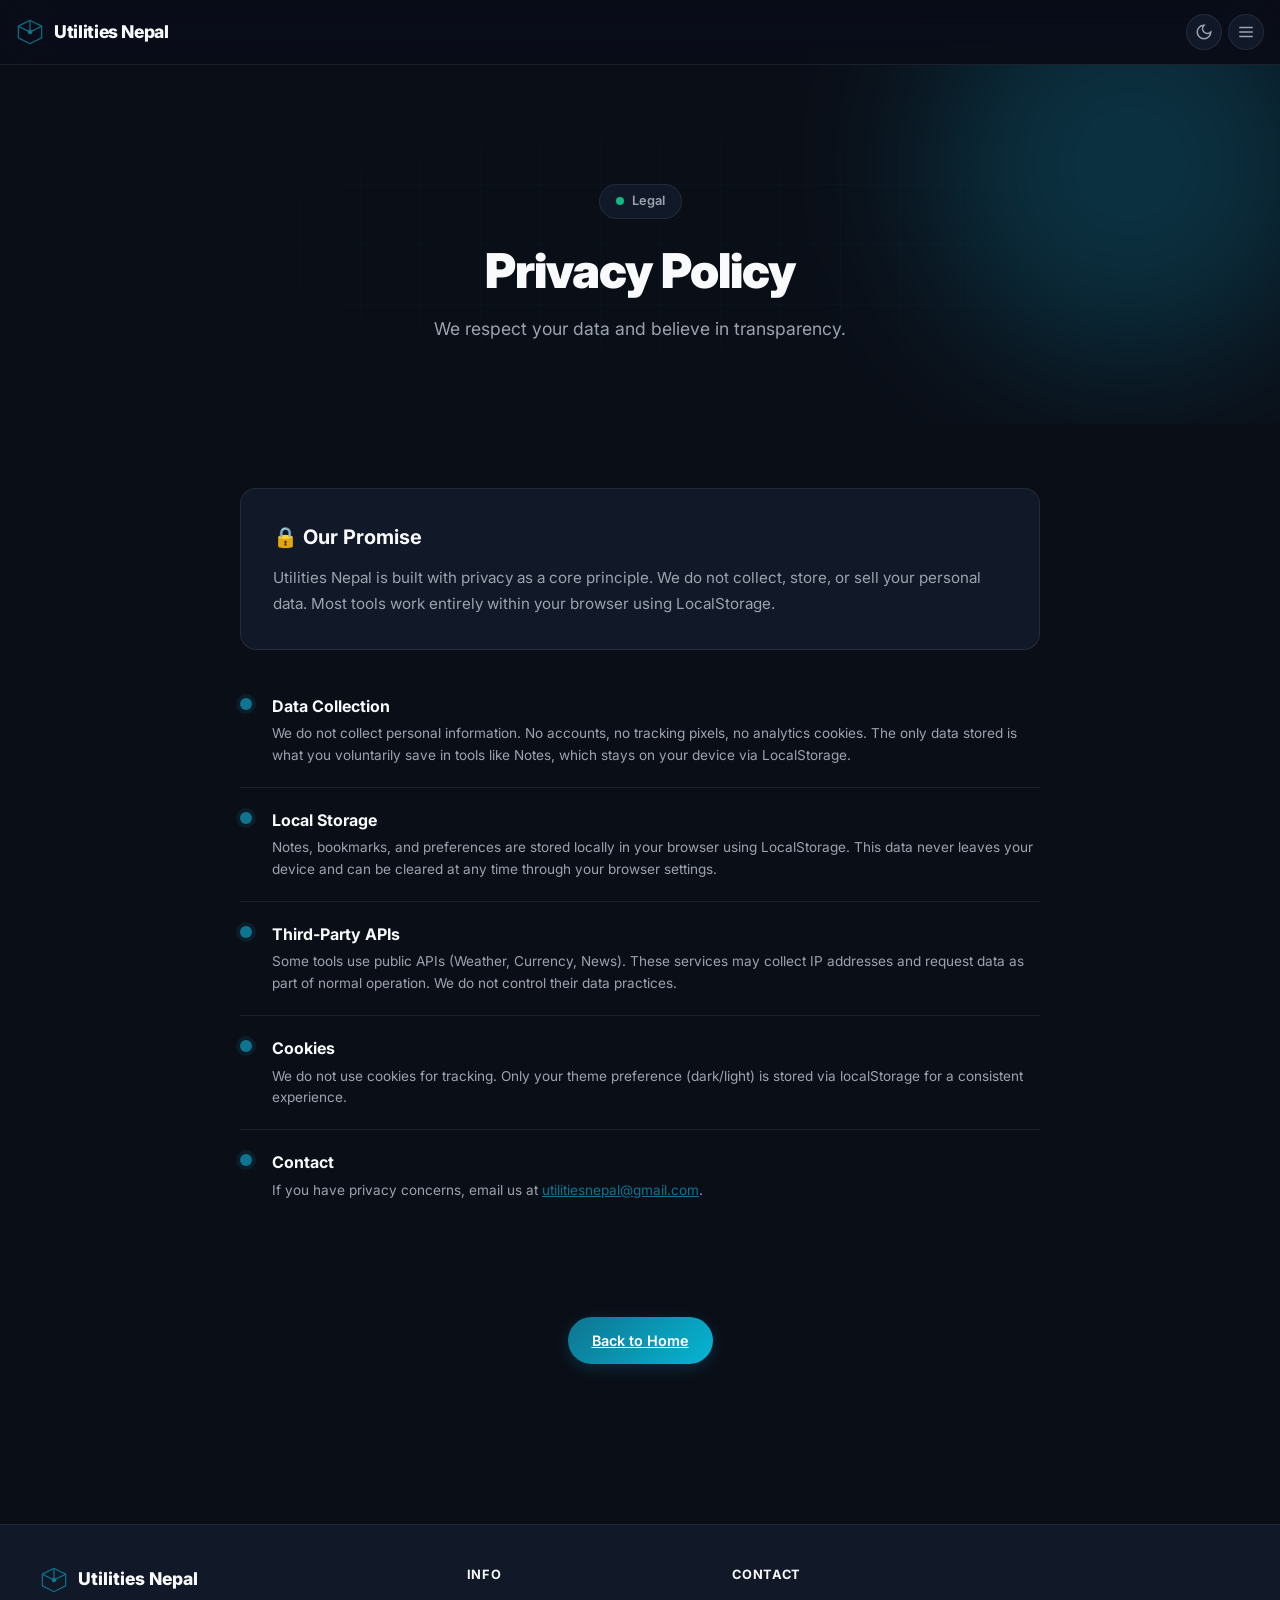
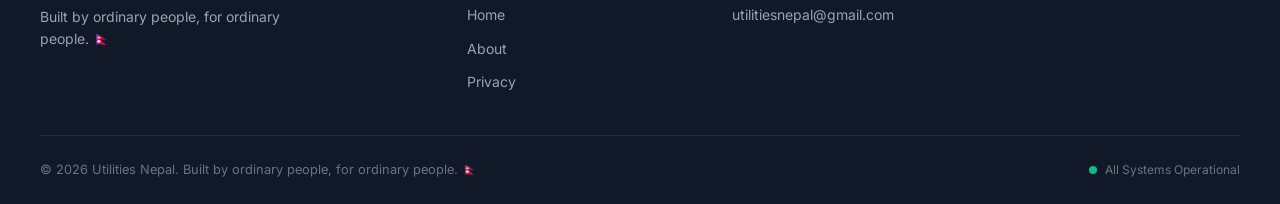
<file: privacy.html>
<!DOCTYPE html>
<html lang="en" data-theme="dark">
<head>
<meta charset="UTF-8">
<meta name="viewport" content="width=device-width, initial-scale=1.0, maximum-scale=1.0, user-scalable=no">
<meta name="description" content="Privacy Policy - Utilities Nepal. We respect your data and believe in transparency.">
<meta name="author" content="Utilities Nepal">
<meta name="theme-color" content="#0E7490">
<meta name="color-scheme" content="light dark">
<title>Privacy Policy | Utilities Nepal</title>
<link rel="preconnect" href="https://fonts.googleapis.com">
<link rel="preconnect" href="https://fonts.gstatic.com" crossorigin>
<link href="https://fonts.googleapis.com/css2?family=Inter:wght@300;400;500;600;700;800;900&display=swap" rel="stylesheet">
<link rel="manifest" href="manifest.json">
<link rel="stylesheet" href="css/style.css">
<link rel="stylesheet" href="css/about.css">
<link rel="icon" href="data:image/svg+xml,%3Csvg xmlns='http://www.w3.org/2000/svg' viewBox='0 0 100 100'%3E%3Crect width='100' height='100' rx='20' fill='%230E7490'/%3E%3Ctext x='50' y='68' font-size='45' text-anchor='middle' fill='white' font-family='Arial'%3EUN%3C/text%3E%3C/svg%3E">
</head>
<body>
<a href="#main" class="skip-link">Skip to main content</a>

<!-- Navbar -->
<nav class="navbar" id="navbar">
<div class="nav-container">
<a href="index.html#dashboard" class="nav-logo">
<svg class="logo-icon" viewBox="0 0 48 48" fill="none"><path d="M24 4L4 14v20l20 10 20-10V14L24 4z" stroke="currentColor" stroke-width="2"/><path d="M24 4v20M4 14l20 10 20-10" stroke="currentColor" stroke-width="2"/><circle cx="24" cy="24" r="4" fill="currentColor"/></svg>
<span class="logo-text">Utilities Nepal</span>
</a>
<div class="nav-actions">
<button class="icon-btn" id="themeToggle" aria-label="Toggle theme">
<svg class="moon" viewBox="0 0 24 24" fill="none" stroke="currentColor" stroke-width="2"><path d="M12 3a6 6 0 0 0 9 9 9 9 0 1 1-9-9Z"/></svg>
<svg class="sun" viewBox="0 0 24 24" fill="none" stroke="currentColor" stroke-width="2"><circle cx="12" cy="12" r="5"/><path d="M12 1v2M12 21v2M4.22 4.22l1.42 1.42M18.36 18.36l1.42 1.42M1 12h2M21 12h2M4.22 19.78l1.42-1.42M18.36 5.64l1.42-1.42"/></svg>
</button>
<button class="icon-btn" id="menuToggle" aria-label="Menu" aria-expanded="false">
<svg viewBox="0 0 24 24" fill="none" stroke="currentColor" stroke-width="2"><line x1="3" y1="6" x2="21" y2="6"/><line x1="3" y1="12" x2="21" y2="12"/><line x1="3" y1="18" x2="21" y2="18"/></svg>
</button>
</div>
</div>
</nav>

<!-- Mobile Menu Drawer -->
<div class="menu-drawer" id="menuDrawer" aria-hidden="true">
<div class="menu-drawer-overlay" onclick="closeMenu()"></div>
<div class="menu-drawer-content">
<div class="menu-drawer-header">
<div class="nav-logo">
<svg class="logo-icon" viewBox="0 0 48 48" fill="none"><path d="M24 4L4 14v20l20 10 20-10V14L24 4z" stroke="currentColor" stroke-width="2"/><path d="M24 4v20M4 14l20 10 20-10" stroke="currentColor" stroke-width="2"/><circle cx="24" cy="24" r="4" fill="currentColor"/></svg>
<span class="logo-text">Utilities Nepal</span>
</div>
<button class="menu-drawer-close" onclick="closeMenu()" aria-label="Close menu">
<svg viewBox="0 0 24 24" fill="none" stroke="currentColor" stroke-width="2"><path d="M18 6L6 18M6 6l12 12"/></svg>
</button>
</div>
<div class="menu-drawer-body">
<div class="menu-section">
<div class="menu-section-title">Navigation</div>
<a href="index.html" class="menu-item" onclick="closeMenu()">
<svg viewBox="0 0 24 24" fill="none" stroke="currentColor" stroke-width="2"><path d="M3 9l9-7 9 7v11a2 2 0 0 1-2 2H5a2 2 0 0 1-2-2z"/><polyline points="9 22 9 12 15 12 15 22"/></svg>
<span>Home</span>
</a>
<a href="index.html#tools" class="menu-item" onclick="closeMenu()">
<svg viewBox="0 0 24 24" fill="none" stroke="currentColor" stroke-width="2"><rect x="3" y="3" width="7" height="7" rx="1"/><rect x="14" y="3" width="7" height="7" rx="1"/><rect x="3" y="14" width="7" height="7" rx="1"/><rect x="14" y="14" width="7" height="7" rx="1"/></svg>
<span>Tools</span>
</a>
<a href="index.html#products" class="menu-item" onclick="closeMenu()">
<svg viewBox="0 0 24 24" fill="none" stroke="currentColor" stroke-width="2"><path d="M21 16V8a2 2 0 0 0-1-1.73l-7-4a2 2 0 0 0-2 0l-7 4A2 2 0 0 0 3 8v8a2 2 0 0 0 1 1.73l7 4a2 2 0 0 0 2 0l7-4A2 2 0 0 0 21 16z"/><polyline points="3.27 6.96 12 12.01 20.73 6.96"/><line x1="12" y1="22.08" x2="12" y2="12"/></svg>
<span>Products</span>
</a>
<a href="about.html" class="menu-item" onclick="closeMenu()">
<svg viewBox="0 0 24 24" fill="none" stroke="currentColor" stroke-width="2"><circle cx="12" cy="12" r="10"/><path d="M12 16v-4M12 8h.01"/></svg>
<span>About</span>
</a>
</div>
<div class="menu-divider"></div>
<div class="menu-section">
<div class="menu-section-title">Info</div>
<a href="privacy.html" class="menu-item" onclick="closeMenu()">
<svg viewBox="0 0 24 24" fill="none" stroke="currentColor" stroke-width="2"><rect x="3" y="11" width="18" height="11" rx="2" ry="2"/><path d="M7 11V7a5 5 0 0 1 10 0v4"/></svg>
<span>Privacy Policy</span>
</a>
<a href="mailto:utilitiesnepal@gmail.com" class="menu-item">
<svg viewBox="0 0 24 24" fill="none" stroke="currentColor" stroke-width="2"><path d="M4 4h16c1.1 0 2 .9 2 2v12c0 1.1-.9 2-2 2H4c-1.1 0-2-.9-2-2V6c0-1.1.9-2 2-2z"/><polyline points="22,6 12,13 2,6"/></svg>
<span>Contact</span>
</a>
</div>
<div class="menu-divider"></div>
<div class="menu-footer">
<p class="menu-footer-text">Built by ordinary people, for ordinary people.</p>
<p class="menu-footer-email">utilitiesnepal@gmail.com</p>
</div>
</div>
</div>
</div>

<!-- Main Content -->
<main id="main" class="main-content">

<section class="about-hero" style="min-height:40vh;padding:80px 16px 40px;">
<div class="about-hero-bg" aria-hidden="true">
<div class="gradient-orb orb-1" style="width:400px;height:400px;top:-100px;right:-50px;"></div>
<div class="grid-pattern"></div>
</div>
<div class="about-hero-content">
<div class="hero-badge"><span class="dot"></span>Legal</div>
<h1 class="about-hero-title">Privacy Policy</h1>
<p class="about-hero-subtitle">We respect your data and believe in transparency.</p>
</div>
</section>

<section class="about-section">
<div class="section-container" style="max-width:800px;">

<div class="mv-card" style="margin-bottom:24px;">
<h3 class="mv-title">🔒 Our Promise</h3>
<p class="mv-desc">Utilities Nepal is built with privacy as a core principle. We do not collect, store, or sell your personal data. Most tools work entirely within your browser using LocalStorage.</p>
</div>

<div class="roadmap-list" style="max-width:100%;">
<div class="roadmap-item">
<div class="roadmap-dot"></div>
<div class="roadmap-content">
<h4>Data Collection</h4>
<p>We do not collect personal information. No accounts, no tracking pixels, no analytics cookies. The only data stored is what you voluntarily save in tools like Notes, which stays on your device via LocalStorage.</p>
</div>
</div>
<div class="roadmap-item">
<div class="roadmap-dot"></div>
<div class="roadmap-content">
<h4>Local Storage</h4>
<p>Notes, bookmarks, and preferences are stored locally in your browser using LocalStorage. This data never leaves your device and can be cleared at any time through your browser settings.</p>
</div>
</div>
<div class="roadmap-item">
<div class="roadmap-dot"></div>
<div class="roadmap-content">
<h4>Third-Party APIs</h4>
<p>Some tools use public APIs (Weather, Currency, News). These services may collect IP addresses and request data as part of normal operation. We do not control their data practices.</p>
</div>
</div>
<div class="roadmap-item">
<div class="roadmap-dot"></div>
<div class="roadmap-content">
<h4>Cookies</h4>
<p>We do not use cookies for tracking. Only your theme preference (dark/light) is stored via localStorage for a consistent experience.</p>
</div>
</div>
<div class="roadmap-item">
<div class="roadmap-dot"></div>
<div class="roadmap-content">
<h4>Contact</h4>
<p>If you have privacy concerns, email us at <a href="mailto:utilitiesnepal@gmail.com" style="color:var(--primary);">utilitiesnepal@gmail.com</a>.</p>
</div>
</div>
</div>

<div class="community-cta" style="margin-top:48px;">
<a href="index.html" class="btn btn-primary">Back to Home</a>
</div>

</div>
</section>

<footer class="footer">
<div class="footer-container">
<div class="footer-main">
<div class="footer-brand">
<a href="index.html" class="footer-logo">
<svg class="logo-icon" viewBox="0 0 48 48" fill="none"><path d="M24 4L4 14v20l20 10 20-10V14L24 4z" stroke="currentColor" stroke-width="2"/><path d="M24 4v20M4 14l20 10 20-10" stroke="currentColor" stroke-width="2"/><circle cx="24" cy="24" r="4" fill="currentColor"/></svg>
<span class="logo-text">Utilities Nepal</span>
</a>
<p class="footer-tagline">Built by ordinary people, for ordinary people. 🇳🇵</p>
</div>
<div class="footer-links">
<div class="footer-column">
<h4 class="footer-heading">Info</h4>
<ul>
<li><a href="index.html">Home</a></li>
<li><a href="about.html">About</a></li>
<li><a href="privacy.html">Privacy</a></li>
</ul>
</div>
<div class="footer-column">
<h4 class="footer-heading">Contact</h4>
<ul>
<li><a href="mailto:utilitiesnepal@gmail.com">utilitiesnepal@gmail.com</a></li>
</ul>
</div>
</div>
</div>
<div class="footer-bottom">
<p class="copyright">© 2026 Utilities Nepal. Built by ordinary people, for ordinary people. 🇳🇵</p>
<div class="footer-status"><span class="dot"></span>All Systems Operational</div>
</div>
</div>
</footer>

</main>

<button class="back-to-top" id="backToTop" aria-label="Back to top">
<svg viewBox="0 0 24 24" fill="none" stroke="currentColor" stroke-width="2"><path d="M12 19V5M5 12l7-7 7 7"/></svg>
</button>

<div class="toast" id="toast" role="status" aria-live="polite"></div>

<script>
const theme = localStorage.getItem('un-theme') || 'dark';
document.documentElement.setAttribute('data-theme', theme);

document.getElementById('themeToggle').addEventListener('click', () => {
  const current = document.documentElement.getAttribute('data-theme');
  const next = current === 'dark' ? 'light' : 'dark';
  document.documentElement.setAttribute('data-theme', next);
  localStorage.setItem('un-theme', next);
});

document.getElementById('menuToggle').addEventListener('click', () => {
  const drawer = document.getElementById('menuDrawer');
  drawer.classList.toggle('open');
  drawer.setAttribute('aria-hidden', !drawer.classList.contains('open'));
  document.body.style.overflow = drawer.classList.contains('open') ? 'hidden' : '';
});

function closeMenu() {
  const drawer = document.getElementById('menuDrawer');
  drawer.classList.remove('open');
  drawer.setAttribute('aria-hidden', 'true');
  document.body.style.overflow = '';
}

const backToTop = document.getElementById('backToTop');
window.addEventListener('scroll', () => {
  backToTop.classList.toggle('visible', window.scrollY > 500);
});
backToTop.addEventListener('click', () => window.scrollTo({ top: 0, behavior: 'smooth' }));

const navbar = document.getElementById('navbar');
window.addEventListener('scroll', () => {
  navbar.classList.toggle('scrolled', window.scrollY > 50);
});

const toast = (msg) => {
  const el = document.getElementById('toast');
  el.textContent = msg;
  el.classList.add('show');
  setTimeout(() => el.classList.remove('show'), 2500);
};

if ('serviceWorker' in navigator) {
  navigator.serviceWorker.register('service-worker.js').catch(() => {});
}
</script>
</body>
</html>
</file>
<file: css/style.css>
/* ============================================
   UTILITIES NEPAL v2 - Complete Stylesheet
   ============================================ */

:root {
  --primary: #0E7490;
  --primary-light: #0891B2;
  --accent: #06B6D4;
  --dark: #0A0E17;
  --surface: #111827;
  --surface-light: #1F2937;
  --surface-lighter: #374151;
  --text: #F9FAFB;
  --text-secondary: #9CA3AF;
  --text-muted: #6B7280;
  --border: rgba(255,255,255,0.08);
  --border-hover: rgba(255,255,255,0.15);
  --shadow: 0 4px 20px rgba(0,0,0,0.4);
  --shadow-lg: 0 10px 40px rgba(0,0,0,0.5);
  --radius: 12px;
  --radius-lg: 16px;
  --radius-xl: 24px;
  --radius-full: 9999px;
  --transition: 0.25s ease;
  --font: 'Inter', -apple-system, BlinkMacSystemFont, sans-serif;
  --font-nepali: 'Noto Sans Devanagari', 'Inter', sans-serif;
}

[data-theme="light"] {
  --dark: #F8FAFC;
  --surface: #FFFFFF;
  --surface-light: #F1F5F9;
  --surface-lighter: #E2E8F0;
  --text: #0F172A;
  --text-secondary: #475569;
  --text-muted: #94A3B8;
  --border: rgba(15,23,42,0.08);
  --border-hover: rgba(15,23,42,0.15);
  --shadow: 0 4px 20px rgba(0,0,0,0.08);
  --shadow-lg: 0 10px 40px rgba(0,0,0,0.1);
}

*, *::before, *::after { box-sizing: border-box; margin: 0; padding: 0; }
html { scroll-behavior: smooth; -webkit-font-smoothing: antialiased; }
body {
  font-family: var(--font);
  background: var(--dark);
  color: var(--text);
  line-height: 1.6;
  min-height: 100vh;
  overflow-x: hidden;
  transition: background var(--transition), color var(--transition);
}
::selection { background: var(--primary); color: white; }
::-webkit-scrollbar { width: 6px; }
::-webkit-scrollbar-track { background: var(--dark); }
::-webkit-scrollbar-thumb { background: var(--surface-lighter); border-radius: var(--radius-full); }

/* Skip Link */
.skip-link {
  position: absolute; top: -100%; left: 50%; transform: translateX(-50%);
  background: var(--primary); color: white; padding: 8px 16px;
  border-radius: var(--radius); font-weight: 600; z-index: 9999;
  transition: top 0.2s;
}
.skip-link:focus { top: 12px; }

/* ============================================
   NAVBAR
   ============================================ */
.navbar {
  position: fixed; top: 0; left: 0; right: 0; z-index: 1000;
  backdrop-filter: blur(20px) saturate(180%);
  -webkit-backdrop-filter: blur(20px) saturate(180%);
  background: rgba(10,14,23,0.7);
  border-bottom: 1px solid var(--border);
  transition: all var(--transition);
}
[data-theme="light"] .navbar { background: rgba(248,250,252,0.7); }

.nav-container {
  max-width: 1280px; margin: 0 auto; padding: 0 16px;
  display: flex; align-items: center; justify-content: space-between; height: 64px;
}

.nav-logo {
  display: flex; align-items: center; gap: 10px;
  text-decoration: none; color: var(--text);
  font-weight: 800; font-size: 1.1rem; letter-spacing: -0.02em;
}
.logo-icon { width: 28px; height: 28px; color: var(--primary); flex-shrink: 0; }

.nav-toggle {
  display: none; flex-direction: column; gap: 4px;
  background: none; border: none; cursor: pointer; padding: 8px;
}
.nav-toggle span {
  display: block; width: 22px; height: 2px;
  background: var(--text); border-radius: var(--radius-full);
  transition: all var(--transition);
}
.nav-toggle[aria-expanded="true"] span:nth-child(1) { transform: rotate(45deg) translate(4px, 4px); }
.nav-toggle[aria-expanded="true"] span:nth-child(2) { opacity: 0; }
.nav-toggle[aria-expanded="true"] span:nth-child(3) { transform: rotate(-45deg) translate(4px, -4px); }

.nav-menu {
  display: flex; align-items: center; gap: 8px;
}
.nav-links {
  display: flex; list-style: none; gap: 4px;
}
.nav-link {
  text-decoration: none; color: var(--text-secondary);
  font-weight: 500; font-size: 0.875rem; padding: 8px 14px;
  border-radius: var(--radius); transition: all var(--transition);
}
.nav-link:hover, .nav-link.active {
  color: var(--text); background: var(--surface-light);
}

.nav-actions {
  display: flex; align-items: center; gap: 6px; margin-left: 12px;
  padding-left: 12px; border-left: 1px solid var(--border);
}

.icon-btn {
  width: 36px; height: 36px; border-radius: var(--radius-full);
  border: 1px solid var(--border); background: var(--surface);
  color: var(--text-secondary); cursor: pointer;
  display: flex; align-items: center; justify-content: center;
  transition: all var(--transition);
}
.icon-btn:hover {
  background: var(--surface-light); color: var(--text); border-color: var(--border-hover);
}
.icon-btn svg { width: 18px; height: 18px; }

#themeToggle .sun { display: none; }
[data-theme="light"] #themeToggle .sun { display: block; }
[data-theme="light"] #themeToggle .moon { display: none; }

/* ============================================
   SEARCH OVERLAY
   ============================================ */
.search-overlay {
  position: fixed; inset: 0; z-index: 2000;
  background: rgba(0,0,0,0.85); backdrop-filter: blur(12px);
  display: flex; justify-content: center; padding-top: 15vh;
  opacity: 0; visibility: hidden; transition: all var(--transition);
}
.search-overlay.active { opacity: 1; visibility: visible; }

.search-container {
  width: 100%; max-width: 640px; margin: 0 16px;
  animation: slideDown 0.3s ease;
}
@keyframes slideDown {
  from { opacity: 0; transform: translateY(-20px); }
  to { opacity: 1; transform: translateY(0); }
}

.search-close {
  position: absolute; top: 16px; right: 16px;
  width: 40px; height: 40px; border-radius: var(--radius-full);
  border: 1px solid var(--border); background: var(--surface);
  color: var(--text); font-size: 1.5rem; cursor: pointer;
  display: flex; align-items: center; justify-content: center;
}

.search-input-wrap {
  position: relative; background: var(--surface);
  border: 1px solid var(--border); border-radius: var(--radius-lg);
  overflow: hidden; box-shadow: var(--shadow-lg);
}
.search-icon {
  position: absolute; left: 16px; top: 50%; transform: translateY(-50%);
  width: 20px; height: 20px; color: var(--text-muted);
}
#globalSearchInput {
  width: 100%; padding: 16px 16px 16px 48px;
  background: transparent; border: none; color: var(--text);
  font-size: 1.1rem; font-family: inherit; outline: none;
}
#globalSearchInput::placeholder { color: var(--text-muted); }

.search-suggestions {
  display: flex; flex-wrap: wrap; gap: 8px;
  margin-top: 12px; padding: 0 4px;
}
.search-tag {
  padding: 6px 14px; background: var(--surface);
  border: 1px solid var(--border); border-radius: var(--radius-full);
  color: var(--text-secondary); font-size: 0.8rem; font-weight: 500;
  cursor: pointer; transition: all var(--transition);
}
.search-tag:hover { background: var(--primary); color: white; border-color: var(--primary); }

.search-results {
  margin-top: 16px; background: var(--surface);
  border: 1px solid var(--border); border-radius: var(--radius-lg);
  max-height: 400px; overflow-y: auto; box-shadow: var(--shadow-lg);
}

/* ============================================
   MAIN CONTENT & PAGES
   ============================================ */
.main-content {
  padding-top: 64px;
  min-height: 100vh;
}

.page {
  animation: fadeIn 0.4s ease;
}
@keyframes fadeIn {
  from { opacity: 0; transform: translateY(10px); }
  to { opacity: 1; transform: translateY(0); }
}

.page-header {
  padding: 48px 16px 32px;
  text-align: center; max-width: 700px; margin: 0 auto;
}
.page-title {
  font-size: clamp(1.8rem, 5vw, 2.5rem); font-weight: 800;
  line-height: 1.2; letter-spacing: -0.02em; margin-bottom: 12px;
}
.page-desc {
  font-size: 1rem; color: var(--text-secondary); line-height: 1.7;
}

/* ============================================
   DASHBOARD
   ============================================ */
.dashboard-hero {
  position: relative; padding: 60px 16px 40px;
  text-align: center; overflow: hidden;
}
.dashboard-hero::before {
  content: ''; position: absolute; inset: 0;
  background: radial-gradient(600px circle at 50% 0%, rgba(14,116,144,0.15), transparent 60%);
  pointer-events: none;
}

.hero-badge {
  display: inline-flex; align-items: center; gap: 8px;
  padding: 6px 16px; background: var(--surface);
  border: 1px solid var(--border); border-radius: var(--radius-full);
  font-size: 0.8rem; font-weight: 600; color: var(--text-secondary);
  margin-bottom: 24px;
}
.hero-badge .dot {
  width: 8px; height: 8px; background: #10B981; border-radius: 50%;
  animation: pulse 2s ease infinite;
}
@keyframes pulse { 0%,100%{opacity:1;transform:scale(1)} 50%{opacity:0.5;transform:scale(1.2)} }

.hero-title {
  font-size: clamp(2rem, 6vw, 3.5rem); font-weight: 900;
  line-height: 1.1; letter-spacing: -0.03em; margin-bottom: 16px;
}
.hero-title .highlight {
  background: linear-gradient(135deg, var(--primary), var(--accent));
  -webkit-background-clip: text; -webkit-text-fill-color: transparent; background-clip: text;
}

.hero-subtitle {
  font-size: clamp(0.95rem, 2.5vw, 1.15rem);
  color: var(--text-secondary); max-width: 520px; margin: 0 auto 32px;
  line-height: 1.7;
}

.hero-stats {
  display: flex; justify-content: center; gap: 40px; flex-wrap: wrap;
}
.stat-item { text-align: center; }
.stat-num { display: block; font-size: 1.8rem; font-weight: 800; line-height: 1; }
.stat-label { font-size: 0.8rem; color: var(--text-muted); font-weight: 500; }

/* Quick Launch Grid */
.quick-launch {
  padding: 24px 16px 48px; max-width: 1200px; margin: 0 auto;
}
.quick-launch-title {
  font-size: 1.1rem; font-weight: 700; margin-bottom: 20px;
  display: flex; align-items: center; gap: 8px;
}

.tools-grid {
  display: grid;
  grid-template-columns: repeat(auto-fill, minmax(160px, 1fr));
  gap: 12px;
}

.tool-card {
  background: var(--surface); border: 1px solid var(--border);
  border-radius: var(--radius-lg); padding: 20px 16px;
  text-align: center; text-decoration: none; color: var(--text);
  transition: all var(--transition); cursor: pointer;
  position: relative; overflow: hidden;
}
.tool-card::before {
  content: ''; position: absolute; top: 0; left: 0; right: 0; height: 3px;
  background: var(--card-color, var(--primary)); opacity: 0.6;
  transition: opacity var(--transition);
}
.tool-card:hover {
  transform: translateY(-4px); border-color: var(--border-hover);
  box-shadow: var(--shadow);
}
.tool-card:hover::before { opacity: 1; }

.tool-icon {
  width: 48px; height: 48px; border-radius: var(--radius);
  background: var(--surface-light); display: flex;
  align-items: center; justify-content: center;
  margin: 0 auto 12px; color: var(--card-color, var(--primary));
}
.tool-icon svg { width: 24px; height: 24px; }

.tool-name { font-size: 0.9rem; font-weight: 700; margin-bottom: 4px; }
.tool-desc { font-size: 0.75rem; color: var(--text-muted); line-height: 1.4; }

/* ============================================
   TOOL PAGES
   ============================================ */
.tool-page {
  max-width: 900px; margin: 0 auto; padding: 24px 16px 48px;
}

.tool-container {
  background: var(--surface); border: 1px solid var(--border);
  border-radius: var(--radius-lg); padding: 24px;
}

.tool-tabs {
  display: flex; gap: 4px; margin-bottom: 24px;
  border-bottom: 1px solid var(--border); padding-bottom: 12px;
  overflow-x: auto; -webkit-overflow-scrolling: touch;
}
.tool-tab {
  padding: 8px 16px; background: none; border: none;
  color: var(--text-secondary); font-weight: 600; font-size: 0.875rem;
  cursor: pointer; border-radius: var(--radius); white-space: nowrap;
  transition: all var(--transition); font-family: inherit;
}
.tool-tab:hover { color: var(--text); background: var(--surface-light); }
.tool-tab.active { color: var(--primary); background: rgba(14,116,144,0.1); }

.tool-panel { display: none; }
.tool-panel.active { display: block; animation: fadeIn 0.3s ease; }

/* Form Elements */
.form-group { margin-bottom: 20px; }
.form-label {
  display: block; font-size: 0.8rem; font-weight: 600;
  color: var(--text-secondary); margin-bottom: 6px; text-transform: uppercase; letter-spacing: 0.05em;
}
.form-input, .form-select, .form-textarea {
  width: 100%; padding: 12px 14px; background: var(--surface-light);
  border: 1px solid var(--border); border-radius: var(--radius);
  color: var(--text); font-size: 1rem; font-family: inherit;
  transition: all var(--transition); outline: none;
}
.form-input:focus, .form-select:focus, .form-textarea:focus {
  border-color: var(--primary); box-shadow: 0 0 0 3px rgba(14,116,144,0.15);
}
.form-textarea { min-height: 120px; resize: vertical; }

.btn {
  display: inline-flex; align-items: center; gap: 8px;
  padding: 12px 24px; border-radius: var(--radius-full);
  font-weight: 600; font-size: 0.9rem; cursor: pointer;
  border: none; outline: none; transition: all var(--transition);
  font-family: inherit; justify-content: center;
}
.btn-primary {
  background: linear-gradient(135deg, var(--primary), var(--accent));
  color: white; box-shadow: 0 4px 15px rgba(14,116,144,0.3);
}
.btn-primary:hover { transform: translateY(-2px); box-shadow: 0 8px 25px rgba(14,116,144,0.4); }
.btn-secondary {
  background: var(--surface-light); color: var(--text);
  border: 1px solid var(--border);
}
.btn-secondary:hover { background: var(--surface-lighter); border-color: var(--border-hover); }
.btn-sm { padding: 8px 16px; font-size: 0.8rem; }
.btn-icon { padding: 8px; width: 36px; height: 36px; }

/* Result Box */
.result-box {
  background: var(--surface-light); border: 1px solid var(--border);
  border-radius: var(--radius); padding: 20px; margin-top: 20px;
  text-align: center;
}
.result-value {
  font-size: 2rem; font-weight: 800; color: var(--primary);
  line-height: 1.2;
}
.result-label { font-size: 0.8rem; color: var(--text-muted); margin-top: 4px; }

/* Converter Layout */
.converter-row {
  display: grid; grid-template-columns: 1fr auto 1fr; gap: 12px;
  align-items: end; margin-bottom: 20px;
}
.swap-btn {
  width: 40px; height: 40px; border-radius: var(--radius-full);
  background: var(--surface-light); border: 1px solid var(--border);
  color: var(--text-secondary); cursor: pointer;
  display: flex; align-items: center; justify-content: center;
  transition: all var(--transition);
}
.swap-btn:hover { background: var(--primary); color: white; border-color: var(--primary); transform: rotate(180deg); }
.swap-btn svg { width: 18px; height: 18px; }

/* ============================================
   NOTES
   ============================================ */
.notes-toolbar {
  display: flex; gap: 8px; margin-bottom: 20px; flex-wrap: wrap;
}
.notes-list {
  display: grid; gap: 12px;
}
.note-card {
  background: var(--surface-light); border: 1px solid var(--border);
  border-radius: var(--radius); padding: 16px;
  transition: all var(--transition); position: relative;
}
.note-card:hover { border-color: var(--border-hover); }
.note-title { font-size: 1rem; font-weight: 700; margin-bottom: 6px; }
.note-body { font-size: 0.875rem; color: var(--text-secondary); line-height: 1.6; }
.note-meta {
  display: flex; justify-content: space-between; align-items: center;
  margin-top: 12px; padding-top: 12px; border-top: 1px solid var(--border);
}
.note-date { font-size: 0.75rem; color: var(--text-muted); }
.note-actions { display: flex; gap: 6px; }
.note-actions button {
  padding: 4px 10px; font-size: 0.75rem; border-radius: var(--radius);
  border: 1px solid var(--border); background: var(--surface);
  color: var(--text-secondary); cursor: pointer; transition: all var(--transition);
}
.note-actions button:hover { background: var(--primary); color: white; border-color: var(--primary); }

.note-editor {
  background: var(--surface-light); border: 1px solid var(--border);
  border-radius: var(--radius-lg); padding: 20px; margin-bottom: 24px;
}

/* ============================================
   STUDY ASSISTANT
   ============================================ */
.study-search {
  position: relative; margin-bottom: 24px;
}
.study-search input {
  width: 100%; padding: 14px 16px 14px 44px;
  background: var(--surface-light); border: 1px solid var(--border);
  border-radius: var(--radius-lg); color: var(--text);
  font-size: 1rem; font-family: inherit; outline: none;
}
.study-search input:focus { border-color: var(--primary); }
.study-search svg {
  position: absolute; left: 14px; top: 50%; transform: translateY(-50%);
  width: 20px; height: 20px; color: var(--text-muted);
}

.study-categories {
  display: flex; gap: 8px; margin-bottom: 20px; flex-wrap: wrap;
}
.study-cat {
  padding: 8px 16px; background: var(--surface-light);
  border: 1px solid var(--border); border-radius: var(--radius-full);
  color: var(--text-secondary); font-size: 0.8rem; font-weight: 600;
  cursor: pointer; transition: all var(--transition);
}
.study-cat:hover, .study-cat.active {
  background: var(--primary); color: white; border-color: var(--primary);
}

.study-item {
  background: var(--surface-light); border: 1px solid var(--border);
  border-radius: var(--radius); padding: 16px; margin-bottom: 12px;
}
.study-item-title { font-size: 1rem; font-weight: 700; margin-bottom: 6px; }
.study-item-body { font-size: 0.875rem; color: var(--text-secondary); line-height: 1.6; }
.study-item-tag {
  display: inline-block; padding: 2px 8px; background: var(--surface);
  border: 1px solid var(--border); border-radius: var(--radius-full);
  font-size: 0.7rem; color: var(--text-muted); margin-top: 8px;
}

/* ============================================
   RADIO
   ============================================ */
.radio-categories {
  display: flex; gap: 8px; margin-bottom: 20px; flex-wrap: wrap;
}
.radio-cat {
  padding: 6px 14px; background: var(--surface-light);
  border: 1px solid var(--border); border-radius: var(--radius-full);
  color: var(--text-secondary); font-size: 0.8rem; font-weight: 600;
  cursor: pointer; transition: all var(--transition);
}
.radio-cat:hover, .radio-cat.active { background: var(--primary); color: white; border-color: var(--primary); }

.station-grid {
  display: grid;
  grid-template-columns: repeat(auto-fill, minmax(200px, 1fr));
  gap: 12px;
}
.station-card {
  background: var(--surface-light); border: 1px solid var(--border);
  border-radius: var(--radius); padding: 16px;
  cursor: pointer; transition: all var(--transition);
  position: relative;
}
.station-card:hover { border-color: var(--primary); transform: translateY(-2px); }
.station-card.playing { border-color: var(--primary); box-shadow: 0 0 0 2px rgba(14,116,144,0.2); }
.station-card.playing::after {
  content: '▶'; position: absolute; top: 12px; right: 12px;
  color: var(--primary); font-size: 0.75rem;
}
.station-name { font-size: 0.9rem; font-weight: 700; margin-bottom: 4px; }
.station-freq { font-size: 0.75rem; color: var(--text-muted); }
.station-cat { font-size: 0.7rem; color: var(--text-muted); margin-top: 6px; }

/* Audio Player */
.audio-player {
  position: fixed; bottom: 0; left: 0; right: 0; z-index: 900;
  background: var(--surface); border-top: 1px solid var(--border);
  padding: 12px 16px; display: flex; align-items: center; justify-content: space-between;
  gap: 16px; backdrop-filter: blur(20px);
}
.player-info { flex: 1; min-width: 0; }
.player-station { font-weight: 700; font-size: 0.9rem; white-space: nowrap; overflow: hidden; text-overflow: ellipsis; }
.player-status { font-size: 0.75rem; color: var(--text-muted); }
.player-controls { display: flex; align-items: center; gap: 12px; }
.player-btn {
  width: 36px; height: 36px; border-radius: var(--radius-full);
  background: var(--primary); border: none; color: white;
  cursor: pointer; display: flex; align-items: center; justify-content: center;
  transition: all var(--transition);
}
.player-btn:hover { background: var(--primary-light); transform: scale(1.05); }
.player-btn svg { width: 18px; height: 18px; }
#playerVolume { width: 80px; accent-color: var(--primary); }

/* ============================================
   NEWS
   ============================================ */
.news-categories {
  display: flex; gap: 8px; margin-bottom: 20px; flex-wrap: wrap;
}
.news-cat {
  padding: 6px 14px; background: var(--surface-light);
  border: 1px solid var(--border); border-radius: var(--radius-full);
  color: var(--text-secondary); font-size: 0.8rem; font-weight: 600;
  cursor: pointer; transition: all var(--transition);
}
.news-cat:hover, .news-cat.active { background: var(--primary); color: white; border-color: var(--primary); }

.news-grid {
  display: grid; grid-template-columns: repeat(auto-fill, minmax(300px, 1fr)); gap: 16px;
}
.news-card {
  background: var(--surface-light); border: 1px solid var(--border);
  border-radius: var(--radius-lg); overflow: hidden;
  transition: all var(--transition); text-decoration: none; color: var(--text);
  display: flex; flex-direction: column;
}
.news-card:hover { transform: translateY(-4px); border-color: var(--border-hover); box-shadow: var(--shadow); }
.news-image {
  width: 100%; height: 160px; background: var(--surface-lighter);
  display: flex; align-items: center; justify-content: center;
  color: var(--text-muted); font-size: 0.8rem;
}
.news-image img { width: 100%; height: 100%; object-fit: cover; }
.news-content { padding: 16px; flex: 1; display: flex; flex-direction: column; }
.news-title { font-size: 1rem; font-weight: 700; line-height: 1.4; margin-bottom: 8px; }
.news-excerpt { font-size: 0.85rem; color: var(--text-secondary); line-height: 1.5; flex: 1; }
.news-meta {
  display: flex; justify-content: space-between; align-items: center;
  margin-top: 12px; padding-top: 12px; border-top: 1px solid var(--border);
  font-size: 0.75rem; color: var(--text-muted);
}

/* ============================================
   CAREER
   ============================================ */
.career-tabs {
  display: flex; gap: 4px; margin-bottom: 24px;
  border-bottom: 1px solid var(--border); padding-bottom: 12px;
  overflow-x: auto;
}
.career-tab {
  padding: 8px 16px; background: none; border: none;
  color: var(--text-secondary); font-weight: 600; font-size: 0.875rem;
  cursor: pointer; border-radius: var(--radius); white-space: nowrap;
  transition: all var(--transition); font-family: inherit;
}
.career-tab:hover { color: var(--text); background: var(--surface-light); }
.career-tab.active { color: var(--primary); background: rgba(14,116,144,0.1); }

.job-list { display: grid; gap: 12px; }
.job-card {
  background: var(--surface-light); border: 1px solid var(--border);
  border-radius: var(--radius); padding: 16px;
  transition: all var(--transition);
}
.job-card:hover { border-color: var(--border-hover); }
.job-header { display: flex; justify-content: space-between; align-items: flex-start; margin-bottom: 8px; }
.job-title { font-size: 1rem; font-weight: 700; }
.job-type {
  padding: 2px 8px; background: var(--surface); border: 1px solid var(--border);
  border-radius: var(--radius-full); font-size: 0.7rem; color: var(--text-muted);
}
.job-company { font-size: 0.85rem; color: var(--text-secondary); margin-bottom: 8px; }
.job-details { display: flex; gap: 16px; font-size: 0.75rem; color: var(--text-muted); margin-bottom: 12px; }
.job-actions { display: flex; gap: 8px; }
.job-actions button {
  padding: 6px 14px; font-size: 0.8rem; border-radius: var(--radius);
  border: 1px solid var(--border); background: var(--surface);
  color: var(--text-secondary); cursor: pointer; transition: all var(--transition);
  font-family: inherit;
}
.job-actions button:hover { background: var(--primary); color: white; border-color: var(--primary); }
.job-actions button.saved { background: #10B981; color: white; border-color: #10B981; }

/* ============================================
   WEATHER
   ============================================ */
.weather-current {
  background: linear-gradient(135deg, var(--primary), var(--accent));
  border-radius: var(--radius-lg); padding: 32px 24px;
  text-align: center; color: white; margin-bottom: 24px;
}
.weather-city { font-size: 1.5rem; font-weight: 700; margin-bottom: 4px; }
.weather-temp { font-size: 4rem; font-weight: 800; line-height: 1; }
.weather-desc { font-size: 1rem; opacity: 0.9; margin-top: 8px; }
.weather-details {
  display: grid; grid-template-columns: repeat(3, 1fr); gap: 16px;
  margin-top: 24px;
}
.weather-detail { text-align: center; }
.weather-detail-value { font-size: 1.2rem; font-weight: 700; }
.weather-detail-label { font-size: 0.75rem; opacity: 0.8; }

.forecast-grid {
  display: grid; grid-template-columns: repeat(auto-fill, minmax(100px, 1fr)); gap: 12px;
}
.forecast-day {
  background: var(--surface-light); border: 1px solid var(--border);
  border-radius: var(--radius); padding: 16px 8px; text-align: center;
}
.forecast-day-name { font-size: 0.8rem; font-weight: 600; margin-bottom: 8px; }
.forecast-day-temp { font-size: 1.2rem; font-weight: 700; color: var(--primary); }
.forecast-day-desc { font-size: 0.7rem; color: var(--text-muted); margin-top: 4px; }

/* ============================================
   DATE CONVERTER
   ============================================ */
.nepali-months-grid {
  display: grid; grid-template-columns: repeat(4, 1fr); gap: 8px; margin-top: 20px;
}
.month-item {
  background: var(--surface-light); border: 1px solid var(--border);
  border-radius: var(--radius); padding: 10px; text-align: center;
  font-size: 0.8rem;
}
.month-item .month-name { font-weight: 700; color: var(--primary); }
.month-item .month-en { font-size: 0.7rem; color: var(--text-muted); }

/* ============================================
   CURRENCY
   ============================================ */
.currency-flags { display: flex; align-items: center; gap: 8px; margin-bottom: 4px; }
.currency-flag { font-size: 1.5rem; }
.rate-info {
  display: flex; justify-content: space-between; align-items: center;
  margin-top: 16px; padding-top: 16px; border-top: 1px solid var(--border);
  font-size: 0.8rem; color: var(--text-muted);
}
.history-list {
  margin-top: 20px; max-height: 200px; overflow-y: auto;
}
.history-item {
  display: flex; justify-content: space-between; align-items: center;
  padding: 8px 12px; background: var(--surface-light);
  border-radius: var(--radius); margin-bottom: 6px;
  font-size: 0.85rem;
}

/* ============================================
   TOAST & INSTALL PROMPT
   ============================================ */
.toast {
  position: fixed; bottom: 80px; left: 50%; transform: translateX(-50%) translateY(100px);
  background: var(--surface); border: 1px solid var(--border);
  border-radius: var(--radius); padding: 12px 24px;
  font-size: 0.9rem; font-weight: 500; z-index: 3000;
  box-shadow: var(--shadow-lg); transition: all 0.3s ease;
  opacity: 0; pointer-events: none;
}
.toast.show { transform: translateX(-50%) translateY(0); opacity: 1; }

.install-prompt {
  position: fixed; bottom: 16px; left: 16px; right: 16px; z-index: 2500;
  background: var(--surface); border: 1px solid var(--border);
  border-radius: var(--radius-lg); padding: 16px;
  box-shadow: var(--shadow-lg);
}
.install-content {
  display: flex; align-items: center; gap: 12px;
}
.install-icon { width: 40px; height: 40px; color: var(--primary); flex-shrink: 0; }
.install-text { flex: 1; }
.install-text strong { display: block; font-size: 0.9rem; }
.install-text span { font-size: 0.8rem; color: var(--text-muted); }
.install-btn {
  padding: 8px 20px; background: var(--primary); color: white;
  border: none; border-radius: var(--radius-full); font-weight: 600;
  font-size: 0.85rem; cursor: pointer; transition: all var(--transition);
}
.install-btn:hover { background: var(--primary-light); }
.install-dismiss {
  width: 28px; height: 28px; border-radius: var(--radius-full);
  border: none; background: var(--surface-light); color: var(--text-muted);
  cursor: pointer; font-size: 1.2rem; display: flex; align-items: center; justify-content: center;
}

/* ============================================
   BACK TO TOP
   ============================================ */
.back-to-top {
  position: fixed; bottom: 20px; right: 20px; z-index: 800;
  width: 44px; height: 44px; border-radius: var(--radius-full);
  background: var(--surface); border: 1px solid var(--border);
  color: var(--text); cursor: pointer;
  display: flex; align-items: center; justify-content: center;
  opacity: 0; visibility: hidden; transform: translateY(20px);
  transition: all var(--transition);
}
.back-to-top.visible { opacity: 1; visibility: visible; transform: translateY(0); }
.back-to-top:hover { background: var(--primary); border-color: var(--primary); color: white; }
.back-to-top svg { width: 20px; height: 20px; }

/* ============================================
   FOOTER
   ============================================ */
.footer {
  background: var(--surface); border-top: 1px solid var(--border);
  padding: 40px 16px 24px; margin-top: 48px;
}
.footer-container { max-width: 1200px; margin: 0 auto; }
.footer-main {
  display: grid; grid-template-columns: 1fr 2fr; gap: 40px; margin-bottom: 32px;
}
.footer-brand { max-width: 280px; }
.footer-logo {
  display: flex; align-items: center; gap: 10px;
  text-decoration: none; color: var(--text);
  font-weight: 800; font-size: 1.1rem; margin-bottom: 12px;
}
.footer-logo .logo-icon { width: 28px; height: 28px; color: var(--primary); }
.footer-tagline { font-size: 0.875rem; color: var(--text-secondary); line-height: 1.6; }
.footer-links { display: grid; grid-template-columns: repeat(3, 1fr); gap: 24px; }
.footer-heading {
  font-size: 0.8rem; font-weight: 700; color: var(--text);
  text-transform: uppercase; letter-spacing: 0.05em; margin-bottom: 16px;
}
.footer-column ul { list-style: none; }
.footer-column li { margin-bottom: 8px; }
.footer-column a { color: var(--text-secondary); text-decoration: none; font-size: 0.875rem; transition: color var(--transition); }
.footer-column a:hover { color: var(--primary); }
.footer-bottom {
  display: flex; justify-content: space-between; align-items: center;
  flex-wrap: wrap; gap: 12px; padding-top: 24px;
  border-top: 1px solid var(--border);
}
.copyright { font-size: 0.8rem; color: var(--text-muted); }
.footer-status { display: flex; align-items: center; gap: 8px; font-size: 0.75rem; color: var(--text-muted); }
.footer-status .dot { width: 8px; height: 8px; background: #10B981; border-radius: 50%; }

/* ============================================
   RESPONSIVE
   ============================================ */
@media (max-width: 768px) {
  .nav-toggle { display: flex; }
  .nav-menu {
    position: fixed; top: 64px; left: 0; right: 0; bottom: 0;
    background: var(--dark); flex-direction: column;
    padding: 24px; gap: 16px; transform: translateX(100%);
    transition: transform var(--transition); overflow-y: auto;
  }
  .nav-menu.active { transform: translateX(0); }
  .nav-links { flex-direction: column; width: 100%; gap: 4px; }
  .nav-link { padding: 14px; font-size: 1rem; width: 100%; text-align: center; }
  .nav-actions { width: 100%; justify-content: center; margin-left: 0; padding-left: 0; border-left: none; padding-top: 16px; border-top: 1px solid var(--border); }

  .converter-row { grid-template-columns: 1fr; }
  .swap-btn { justify-self: center; transform: rotate(90deg); }
  .swap-btn:hover { transform: rotate(270deg); }

  .footer-main { grid-template-columns: 1fr; }
  .footer-links { grid-template-columns: repeat(2, 1fr); }

  .tools-grid { grid-template-columns: repeat(2, 1fr); }
  .nepali-months-grid { grid-template-columns: repeat(2, 1fr); }
  .weather-details { grid-template-columns: repeat(2, 1fr); }
  .news-grid { grid-template-columns: 1fr; }
  .station-grid { grid-template-columns: repeat(2, 1fr); }

  .audio-player { flex-direction: column; gap: 8px; padding: 10px; }
  .player-info { text-align: center; }
  .install-content { flex-direction: column; text-align: center; }
}

@media (max-width: 480px) {
  .tools-grid { grid-template-columns: repeat(2, 1fr); }
  .hero-stats { gap: 24px; }
  .stat-num { font-size: 1.4rem; }
  .weather-temp { font-size: 3rem; }
  .footer-links { grid-template-columns: 1fr; }
  .station-grid { grid-template-columns: 1fr; }
}

/* Reduced Motion */
@media (prefers-reduced-motion: reduce) {
  *, *::before, *::after { animation-duration: 0.01ms !important; transition-duration: 0.01ms !important; }
  html { scroll-behavior: auto; }
}

/* High Contrast */
@media (prefers-contrast: high) {
  :root { --border: rgba(255,255,255,0.3); }
  [data-theme="light"] { --border: rgba(0,0,0,0.3); }
}

/* Focus */
a:focus-visible, button:focus-visible, input:focus-visible, select:focus-visible, textarea:focus-visible {
  outline: 2px solid var(--primary); outline-offset: 2px;
}

/* ============================================
   TAB BAR NAVIGATION
   ============================================ */
.tab-bar {
  position: fixed;
  top: 64px;
  left: 0;
  right: 0;
  z-index: 999;
  background: var(--surface);
  border-bottom: 1px solid var(--border);
  overflow-x: auto;
  -webkit-overflow-scrolling: touch;
  scrollbar-width: none;
}
.tab-bar::-webkit-scrollbar { display: none; }

.tab-bar-scroll {
  display: flex;
  gap: 2px;
  padding: 6px 12px;
  min-width: max-content;
}

.tab-item {
  display: flex;
  align-items: center;
  gap: 6px;
  padding: 8px 14px;
  background: none;
  border: none;
  border-radius: var(--radius);
  color: var(--text-muted);
  font-size: 0.8rem;
  font-weight: 600;
  cursor: pointer;
  transition: all var(--transition);
  white-space: nowrap;
  font-family: inherit;
}
.tab-item svg {
  width: 16px;
  height: 16px;
  flex-shrink: 0;
}
.tab-item:hover {
  background: var(--surface-light);
  color: var(--text-secondary);
}
.tab-item.active {
  background: var(--primary);
  color: white;
  box-shadow: 0 2px 8px rgba(14, 116, 144, 0.3);
}

/* Adjust main content for tab bar */
.main-content {
  padding-top: 118px;
}

/* ============================================
   MOBILE MENU DRAWER
   ============================================ */
.menu-drawer {
  position: fixed;
  inset: 0;
  z-index: 2000;
  visibility: hidden;
  opacity: 0;
  transition: all 0.3s ease;
}
.menu-drawer.open {
  visibility: visible;
  opacity: 1;
}

.menu-drawer-overlay {
  position: absolute;
  inset: 0;
  background: rgba(0, 0, 0, 0.5);
  backdrop-filter: blur(4px);
}

.menu-drawer-content {
  position: absolute;
  top: 0;
  right: 0;
  width: 320px;
  max-width: 85vw;
  height: 100%;
  background: var(--surface);
  border-left: 1px solid var(--border);
  transform: translateX(100%);
  transition: transform 0.3s cubic-bezier(0.4, 0, 0.2, 1);
  display: flex;
  flex-direction: column;
  overflow: hidden;
}
.menu-drawer.open .menu-drawer-content {
  transform: translateX(0);
}

.menu-drawer-header {
  display: flex;
  align-items: center;
  justify-content: space-between;
  padding: 16px 20px;
  border-bottom: 1px solid var(--border);
  flex-shrink: 0;
}
.menu-drawer-header .nav-logo {
  text-decoration: none;
  color: var(--text);
  font-weight: 800;
  font-size: 1rem;
  display: flex;
  align-items: center;
  gap: 8px;
}
.menu-drawer-header .logo-icon {
  width: 28px;
  height: 28px;
  color: var(--primary);
}

.menu-drawer-close {
  width: 36px;
  height: 36px;
  border-radius: var(--radius-full);
  border: 1px solid var(--border);
  background: var(--surface-light);
  color: var(--text-secondary);
  cursor: pointer;
  display: flex;
  align-items: center;
  justify-content: center;
  transition: all var(--transition);
}
.menu-drawer-close:hover {
  background: var(--primary);
  color: white;
  border-color: var(--primary);
}
.menu-drawer-close svg {
  width: 18px;
  height: 18px;
}

.menu-drawer-body {
  flex: 1;
  overflow-y: auto;
  padding: 12px 0;
}

.menu-section {
  padding: 0 16px;
}
.menu-section-title {
  font-size: 0.7rem;
  font-weight: 700;
  color: var(--text-muted);
  text-transform: uppercase;
  letter-spacing: 0.08em;
  padding: 12px 8px 8px;
  margin-bottom: 4px;
}

.menu-item {
  display: flex;
  align-items: center;
  gap: 12px;
  padding: 10px 12px;
  border-radius: var(--radius);
  color: var(--text-secondary);
  text-decoration: none;
  font-size: 0.9rem;
  font-weight: 500;
  transition: all var(--transition);
  margin-bottom: 2px;
}
.menu-item:hover {
  background: var(--surface-light);
  color: var(--text);
}
.menu-item svg {
  width: 18px;
  height: 18px;
  flex-shrink: 0;
  color: var(--text-muted);
}
.menu-item:hover svg {
  color: var(--primary);
}

.menu-divider {
  height: 1px;
  background: var(--border);
  margin: 12px 16px;
}

.menu-footer {
  padding: 16px 20px;
  border-top: 1px solid var(--border);
  text-align: center;
}
.menu-footer-text {
  font-size: 0.8rem;
  color: var(--text-muted);
  margin-bottom: 4px;
}
.menu-footer-email {
  font-size: 0.75rem;
  color: var(--primary);
  font-weight: 600;
}

/* ============================================
   RESPONSIVE - Tab Bar
   ============================================ */
@media (max-width: 768px) {
  .tab-item span {
    display: none;
  }
  .tab-item {
    padding: 8px 10px;
  }
  .tab-item svg {
    width: 20px;
    height: 20px;
  }
  .main-content {
    padding-top: 112px;
  }
}

@media (max-width: 480px) {
  .tab-bar-scroll {
    padding: 6px 8px;
  }
  .tab-item {
    padding: 8px;
  }
}

/* Hide old nav menu on desktop - we use tab bar now */
.nav-menu {
  display: none;
}

/* Show nav-actions always */
.nav-actions {
  display: flex;
  align-items: center;
  gap: 6px;
  margin-left: auto;
  padding-left: 0;
  border-left: none;
}

/* Hide old hamburger, show new menu button */
.nav-toggle {
  display: none;
}

/* Adjust navbar for new layout */
.navbar {
  border-bottom: 1px solid var(--border);
}

/* ============================================
   UI SKETCH IMPLEMENTATION - Utilities Nepal
   ============================================ */

/* --- Notice Bar --- */
.notice-bar {
  position: fixed;
  top: 64px;
  left: 0;
  right: 0;
  z-index: 998;
  background: linear-gradient(90deg, var(--primary), var(--accent));
  color: white;
  font-size: 0.8rem;
  font-weight: 600;
  height: 32px;
  overflow: hidden;
  display: flex;
  align-items: center;
}

.notice-track {
  display: flex;
  gap: 48px;
  white-space: nowrap;
  animation: scrollNotice 20s linear infinite;
  padding-left: 100%;
}

.notice-bar:hover .notice-track {
  animation-play-state: paused;
}

.notice-item {
  display: flex;
  align-items: center;
  gap: 8px;
  flex-shrink: 0;
}

.notice-item::before {
  content: '●';
  font-size: 0.5rem;
  opacity: 0.7;
}

@keyframes scrollNotice {
  0% { transform: translateX(0); }
  100% { transform: translateX(-100%); }
}

/* Adjust main content for notice bar */
.main-content {
  padding-top: 96px;
}

/* Adjust tab bar for notice bar */
.tab-bar {
  top: 96px;
}

.main-content.has-tabs {
  padding-top: 150px;
}

/* --- Hero Section (Modern) --- */
.modern-hero {
  position: relative;
  padding: 80px 16px 60px;
  text-align: center;
  overflow: hidden;
  min-height: 70vh;
  display: flex;
  align-items: center;
  justify-content: center;
}

.modern-hero-bg {
  position: absolute;
  inset: 0;
  pointer-events: none;
}

.modern-hero-bg .gradient-orb {
  position: absolute;
  border-radius: 50%;
  filter: blur(80px);
  opacity: 0.35;
}

.modern-hero-bg .orb-1 {
  width: 500px; height: 500px;
  background: var(--primary);
  top: -150px; right: -100px;
}

.modern-hero-bg .orb-2 {
  width: 350px; height: 350px;
  background: var(--accent);
  bottom: -80px; left: -80px;
  opacity: 0.25;
}

.modern-hero-bg .grid-pattern {
  position: absolute;
  inset: 0;
  background-image:
    linear-gradient(rgba(6, 182, 212, 0.03) 1px, transparent 1px),
    linear-gradient(90deg, rgba(6, 182, 212, 0.03) 1px, transparent 1px);
  background-size: 60px 60px;
  mask-image: radial-gradient(ellipse at center, black 30%, transparent 70%);
  -webkit-mask-image: radial-gradient(ellipse at center, black 30%, transparent 70%);
}

.modern-hero-content {
  position: relative;
  z-index: 1;
  max-width: 700px;
}

.modern-hero .hero-badge {
  display: inline-flex;
  align-items: center;
  gap: 8px;
  padding: 6px 16px;
  background: var(--surface);
  border: 1px solid var(--border);
  border-radius: var(--radius-full);
  font-size: 0.8rem;
  font-weight: 600;
  color: var(--text-secondary);
  margin-bottom: 24px;
}

.modern-hero .hero-badge .dot {
  width: 8px; height: 8px;
  background: #10B981;
  border-radius: 50%;
  animation: pulse 2s ease infinite;
}

.modern-hero-title {
  font-size: clamp(2.2rem, 6vw, 3.5rem);
  font-weight: 900;
  line-height: 1.1;
  letter-spacing: -0.03em;
  margin-bottom: 20px;
}

.modern-hero-title .highlight {
  background: linear-gradient(135deg, var(--primary), var(--accent));
  -webkit-background-clip: text;
  -webkit-text-fill-color: transparent;
  background-clip: text;
}

.modern-hero-desc {
  font-size: clamp(0.95rem, 2.5vw, 1.15rem);
  color: var(--text-secondary);
  max-width: 520px;
  margin: 0 auto 32px;
  line-height: 1.7;
}

.modern-hero-cta {
  display: inline-flex;
  align-items: center;
  gap: 10px;
  padding: 14px 32px;
  background: linear-gradient(135deg, var(--primary), var(--accent));
  color: white;
  border-radius: var(--radius-full);
  font-weight: 700;
  font-size: 1rem;
  text-decoration: none;
  cursor: pointer;
  border: none;
  transition: all 0.3s ease;
  box-shadow: 0 4px 20px rgba(14, 116, 144, 0.4);
}

.modern-hero-cta:hover {
  transform: translateY(-3px);
  box-shadow: 0 8px 30px rgba(14, 116, 144, 0.5);
}

.modern-hero-cta svg {
  width: 20px; height: 20px;
  transition: transform 0.3s ease;
}

.modern-hero-cta:hover svg {
  transform: translateX(4px);
}

/* --- Section Headers --- */
.section-header {
  text-align: center;
  max-width: 600px;
  margin: 0 auto 40px;
  padding: 0 16px;
}

.section-header .section-tag {
  display: inline-block;
  padding: 4px 14px;
  background: var(--surface);
  border: 1px solid var(--border);
  border-radius: var(--radius-full);
  font-size: 0.75rem;
  font-weight: 600;
  color: var(--primary);
  text-transform: uppercase;
  letter-spacing: 0.05em;
  margin-bottom: 12px;
}

.section-header .section-title {
  font-size: clamp(1.5rem, 3vw, 2rem);
  font-weight: 800;
  line-height: 1.2;
  letter-spacing: -0.02em;
  margin-bottom: 12px;
}

.section-header .section-desc {
  font-size: 1rem;
  color: var(--text-secondary);
  line-height: 1.6;
}

/* --- Tools Grid (4-col desktop, 2-col tablet/mobile) --- */
.tools-section {
  padding: 48px 16px;
  max-width: 1200px;
  margin: 0 auto;
}

.tools-grid-modern {
  display: grid;
  grid-template-columns: repeat(4, 1fr);
  gap: 16px;
}

.tool-card-modern {
  background: var(--surface);
  border: 1px solid var(--border);
  border-radius: var(--radius-lg);
  padding: 24px 20px;
  text-align: center;
  text-decoration: none;
  color: var(--text);
  transition: all 0.3s ease;
  cursor: pointer;
  position: relative;
  overflow: hidden;
}

.tool-card-modern::before {
  content: '';
  position: absolute;
  top: 0; left: 0; right: 0;
  height: 3px;
  background: var(--card-color, var(--primary));
  opacity: 0.6;
  transition: opacity 0.3s ease;
}

.tool-card-modern:hover {
  transform: translateY(-6px);
  border-color: var(--border-hover);
  box-shadow: var(--shadow-lg);
}

.tool-card-modern:hover::before {
  opacity: 1;
}

.tool-card-modern .tool-icon {
  width: 52px; height: 52px;
  border-radius: var(--radius);
  background: var(--surface-light);
  display: flex;
  align-items: center;
  justify-content: center;
  margin: 0 auto 14px;
  color: var(--card-color, var(--primary));
  transition: transform 0.3s ease;
}

.tool-card-modern:hover .tool-icon {
  transform: scale(1.1);
}

.tool-card-modern .tool-icon svg {
  width: 24px; height: 24px;
}

.tool-card-modern .tool-name {
  font-size: 1rem;
  font-weight: 700;
  margin-bottom: 6px;
}

.tool-card-modern .tool-desc {
  font-size: 0.8rem;
  color: var(--text-muted);
  line-height: 1.4;
}

/* --- Products Section --- */
.products-section {
  padding: 48px 16px;
  max-width: 1200px;
  margin: 0 auto;
}

.products-grid-modern {
  display: grid;
  grid-template-columns: repeat(auto-fit, minmax(280px, 1fr));
  gap: 20px;
}

.product-card-modern {
  background: var(--surface);
  border: 1px solid var(--border);
  border-radius: var(--radius-lg);
  padding: 28px;
  text-decoration: none;
  color: var(--text);
  transition: all 0.3s ease;
  display: block;
}

.product-card-modern:hover {
  transform: translateY(-4px);
  border-color: var(--border-hover);
  box-shadow: var(--shadow);
}

.product-card-modern .product-icon {
  width: 56px; height: 56px;
  border-radius: var(--radius-xl);
  background: var(--surface-light);
  display: flex;
  align-items: center;
  justify-content: center;
  margin-bottom: 16px;
  color: var(--pb-color, var(--primary));
}

.product-card-modern .product-icon svg {
  width: 28px; height: 28px;
}

.product-card-modern .product-meta {
  display: flex;
  align-items: center;
  gap: 10px;
  margin-bottom: 10px;
}

.product-card-modern .product-cat {
  font-size: 0.75rem;
  font-weight: 600;
  color: var(--primary);
  text-transform: uppercase;
  letter-spacing: 0.05em;
}

.product-card-modern .product-status {
  font-size: 0.7rem;
  font-weight: 600;
  padding: 2px 8px;
  background: rgba(16, 185, 129, 0.15);
  color: #10B981;
  border-radius: var(--radius-full);
}

.product-card-modern .product-name {
  font-size: 1.25rem;
  font-weight: 700;
  margin-bottom: 8px;
}

.product-card-modern .product-desc {
  font-size: 0.9rem;
  color: var(--text-secondary);
  line-height: 1.6;
  margin-bottom: 16px;
}

.product-card-modern .product-link {
  font-size: 0.85rem;
  font-weight: 600;
  color: var(--primary);
  transition: color 0.3s ease;
}

.product-card-modern:hover .product-link {
  color: var(--accent);
}

/* --- About Section --- */
.about-section-modern {
  padding: 48px 16px;
  max-width: 1000px;
  margin: 0 auto;
}

.about-content-modern {
  display: grid;
  grid-template-columns: 1fr 1fr;
  gap: 48px;
  align-items: center;
}

.about-text-modern p {
  font-size: 1rem;
  color: var(--text-secondary);
  line-height: 1.8;
  margin-bottom: 16px;
}

.about-text-modern p strong {
  color: var(--text);
  font-weight: 600;
}

.about-visual-modern {
  display: flex;
  justify-content: center;
}

.about-visual-card {
  width: 200px; height: 200px;
  background: var(--surface);
  border: 1px solid var(--border);
  border-radius: var(--radius-xl);
  display: flex;
  flex-direction: column;
  align-items: center;
  justify-content: center;
  gap: 16px;
  box-shadow: var(--shadow-lg);
  transition: transform 0.3s ease;
}

.about-visual-card:hover {
  transform: translateY(-8px) rotate(2deg);
}

.about-visual-card svg {
  width: 64px; height: 64px;
  color: var(--primary);
}

.about-visual-card span {
  font-weight: 700;
  font-size: 1rem;
  color: var(--text);
}

/* Stats Grid */
.stats-grid-modern {
  display: grid;
  grid-template-columns: repeat(4, 1fr);
  gap: 16px;
  margin-top: 40px;
}

.stat-card-modern {
  background: var(--surface);
  border: 1px solid var(--border);
  border-radius: var(--radius-lg);
  padding: 28px 20px;
  text-align: center;
  transition: all 0.3s ease;
}

.stat-card-modern:hover {
  border-color: var(--primary);
  transform: translateY(-2px);
}

.stat-card-modern .stat-num {
  font-size: 2.2rem;
  font-weight: 800;
  color: var(--primary);
  line-height: 1;
  margin-bottom: 8px;
}

.stat-card-modern .stat-label {
  font-size: 0.85rem;
  color: var(--text-secondary);
  font-weight: 500;
}

/* --- Modern Footer --- */
.footer-modern {
  background: var(--surface);
  border-top: 1px solid var(--border);
  padding: 48px 16px 24px;
  margin-top: 48px;
}

.footer-modern-container {
  max-width: 1200px;
  margin: 0 auto;
}

.footer-modern-main {
  display: grid;
  grid-template-columns: 1.5fr 2fr;
  gap: 48px;
  margin-bottom: 40px;
}

.footer-modern-brand {
  max-width: 300px;
}

.footer-modern-logo {
  display: flex;
  align-items: center;
  gap: 10px;
  text-decoration: none;
  color: var(--text);
  font-weight: 800;
  font-size: 1.1rem;
  margin-bottom: 12px;
}

.footer-modern-logo .logo-icon {
  width: 28px; height: 28px;
  color: var(--primary);
}

.footer-modern-tagline {
  font-size: 0.875rem;
  color: var(--text-secondary);
  line-height: 1.6;
  margin-bottom: 16px;
}

.footer-modern-social {
  display: flex;
  gap: 10px;
}

.footer-modern-social a {
  width: 36px; height: 36px;
  border-radius: var(--radius-full);
  background: var(--surface-light);
  border: 1px solid var(--border);
  display: flex;
  align-items: center;
  justify-content: center;
  color: var(--text-secondary);
  text-decoration: none;
  transition: all 0.3s ease;
}

.footer-modern-social a:hover {
  background: var(--primary);
  color: white;
  border-color: var(--primary);
}

.footer-modern-links {
  display: grid;
  grid-template-columns: repeat(3, 1fr);
  gap: 24px;
}

.footer-modern-column h4 {
  font-size: 0.8rem;
  font-weight: 700;
  color: var(--text);
  text-transform: uppercase;
  letter-spacing: 0.05em;
  margin-bottom: 16px;
}

.footer-modern-column ul {
  list-style: none;
}

.footer-modern-column li {
  margin-bottom: 10px;
}

.footer-modern-column a {
  color: var(--text-secondary);
  text-decoration: none;
  font-size: 0.875rem;
  transition: color 0.3s ease;
}

.footer-modern-column a:hover {
  color: var(--primary);
}

.footer-modern-bottom {
  display: flex;
  justify-content: space-between;
  align-items: center;
  flex-wrap: wrap;
  gap: 12px;
  padding-top: 24px;
  border-top: 1px solid var(--border);
}

.footer-modern-copyright {
  font-size: 0.85rem;
  color: var(--text-muted);
}

.footer-modern-status {
  display: flex;
  align-items: center;
  gap: 8px;
  font-size: 0.75rem;
  color: var(--text-muted);
}

.footer-modern-status .dot {
  width: 8px; height: 8px;
  background: #10B981;
  border-radius: 50%;
}

/* --- Responsive --- */
@media (max-width: 1024px) {
  .tools-grid-modern {
    grid-template-columns: repeat(2, 1fr);
  }
}

@media (max-width: 768px) {
  .notice-bar {
    top: 64px;
  }
  .tab-bar {
    top: 96px;
  }
  .main-content.has-tabs {
    padding-top: 150px;
  }
  .main-content {
    padding-top: 96px;
  }

  .tools-grid-modern {
    grid-template-columns: repeat(2, 1fr);
    gap: 12px;
  }

  .tool-card-modern {
    padding: 20px 16px;
  }

  .about-content-modern {
    grid-template-columns: 1fr;
    gap: 32px;
  }

  .stats-grid-modern {
    grid-template-columns: repeat(2, 1fr);
  }

  .footer-modern-main {
    grid-template-columns: 1fr;
    gap: 32px;
  }

  .footer-modern-links {
    grid-template-columns: repeat(2, 1fr);
  }

  .products-grid-modern {
    grid-template-columns: 1fr;
  }
}

@media (max-width: 480px) {
  .tools-grid-modern {
    grid-template-columns: repeat(2, 1fr);
    gap: 10px;
  }

  .tool-card-modern {
    padding: 16px 12px;
  }

  .tool-card-modern .tool-icon {
    width: 40px; height: 40px;
  }

  .tool-card-modern .tool-icon svg {
    width: 20px; height: 20px;
  }

  .tool-card-modern .tool-name {
    font-size: 0.85rem;
  }

  .tool-card-modern .tool-desc {
    font-size: 0.7rem;
  }

  .stats-grid-modern {
    grid-template-columns: repeat(2, 1fr);
    gap: 10px;
  }

  .stat-card-modern {
    padding: 20px 12px;
  }

  .stat-card-modern .stat-num {
    font-size: 1.6rem;
  }

  .footer-modern-links {
    grid-template-columns: 1fr;
  }

  .modern-hero {
    padding: 60px 16px 40px;
    min-height: 50vh;
  }
}

/* --- Active Menu Item Highlight --- */
.menu-item.active {
  background: var(--primary);
  color: white;
}
.menu-item.active svg {
  color: white;
}

/* --- Fix padding after removing tab bar --- */
.main-content {
  padding-top: 64px;
}

/* Notice bar position fix */
.notice-bar {
  top: 64px;
}

/* Remove old tab-bar styles that are no longer needed */
.tab-bar { display: none !important; }
</file>
<file: css/about.css>
/* ============================================
   ABOUT PAGE STYLES - Utilities Nepal
   ============================================ */

/* Hero */
.about-hero {
  position: relative;
  padding: 100px 16px 60px;
  text-align: center;
  overflow: hidden;
  min-height: 60vh;
  display: flex;
  align-items: center;
  justify-content: center;
}

.about-hero-bg {
  position: absolute;
  inset: 0;
  pointer-events: none;
}

.about-hero-bg .gradient-orb {
  position: absolute;
  border-radius: 50%;
  filter: blur(80px);
  opacity: 0.35;
}

.about-hero-bg .orb-1 {
  width: 500px; height: 500px;
  background: var(--primary);
  top: -150px; right: -100px;
}

.about-hero-bg .orb-2 {
  width: 350px; height: 350px;
  background: var(--accent);
  bottom: -80px; left: -80px;
  opacity: 0.25;
}

.about-hero-bg .grid-pattern {
  position: absolute;
  inset: 0;
  background-image:
    linear-gradient(rgba(6, 182, 212, 0.03) 1px, transparent 1px),
    linear-gradient(90deg, rgba(6, 182, 212, 0.03) 1px, transparent 1px);
  background-size: 60px 60px;
  mask-image: radial-gradient(ellipse at center, black 30%, transparent 70%);
  -webkit-mask-image: radial-gradient(ellipse at center, black 30%, transparent 70%);
}

.about-hero-content {
  position: relative;
  z-index: 1;
  max-width: 700px;
}

.about-hero .hero-badge {
  display: inline-flex;
  align-items: center;
  gap: 8px;
  padding: 6px 16px;
  background: var(--surface);
  border: 1px solid var(--border);
  border-radius: var(--radius-full);
  font-size: 0.8rem;
  font-weight: 600;
  color: var(--text-secondary);
  margin-bottom: 24px;
}

.about-hero .hero-badge .dot {
  width: 8px; height: 8px;
  background: #10B981;
  border-radius: 50%;
  animation: pulse 2s ease infinite;
}

.about-hero-title {
  font-size: clamp(2rem, 5vw, 3rem);
  font-weight: 900;
  line-height: 1.15;
  letter-spacing: -0.02em;
  margin-bottom: 16px;
}

.about-hero-subtitle {
  font-size: clamp(0.95rem, 2vw, 1.1rem);
  color: var(--text-secondary);
  max-width: 560px;
  margin: 0 auto;
  line-height: 1.7;
}

/* Sections */
.about-section {
  padding: 64px 16px;
  position: relative;
}

.about-section.alt-bg {
  background: linear-gradient(180deg, rgba(14, 116, 144, 0.05) 0%, transparent 100%);
}

.section-container {
  max-width: 1000px;
  margin: 0 auto;
}

.section-tag {
  display: inline-block;
  padding: 4px 14px;
  background: var(--surface);
  border: 1px solid var(--border);
  border-radius: var(--radius-full);
  font-size: 0.75rem;
  font-weight: 600;
  color: var(--primary);
  text-transform: uppercase;
  letter-spacing: 0.05em;
  margin-bottom: 12px;
}

.about-section .section-title {
  font-size: clamp(1.5rem, 3vw, 2rem);
  font-weight: 800;
  line-height: 1.2;
  letter-spacing: -0.02em;
  margin-bottom: 32px;
}

/* Our Story */
.about-story {
  display: grid;
  grid-template-columns: 1fr 1fr;
  gap: 48px;
  align-items: center;
}

.story-text {
  font-size: 1rem;
  color: var(--text-secondary);
  line-height: 1.8;
  margin-bottom: 16px;
}

.story-text strong {
  color: var(--text);
  font-weight: 600;
}

.story-visual {
  display: flex;
  justify-content: center;
}

.story-card {
  width: 200px;
  height: 200px;
  background: var(--surface);
  border: 1px solid var(--border);
  border-radius: var(--radius-xl);
  display: flex;
  flex-direction: column;
  align-items: center;
  justify-content: center;
  gap: 16px;
  box-shadow: var(--shadow-lg);
  transition: transform var(--transition);
}

.story-card:hover {
  transform: translateY(-8px) rotate(2deg);
}

.story-card svg {
  width: 64px;
  height: 64px;
  color: var(--primary);
}

.story-card span {
  font-weight: 700;
  font-size: 1rem;
  color: var(--text);
}

/* Mission & Vision */
.mission-vision-grid {
  display: grid;
  grid-template-columns: 1fr 1fr;
  gap: 24px;
}

.mv-card {
  background: var(--surface);
  border: 1px solid var(--border);
  border-radius: var(--radius-lg);
  padding: 32px;
  transition: all var(--transition);
}

.mv-card:hover {
  transform: translateY(-4px);
  border-color: var(--border-hover);
  box-shadow: var(--shadow);
}

.mv-icon {
  width: 56px;
  height: 56px;
  border-radius: var(--radius);
  background: var(--surface-light);
  display: flex;
  align-items: center;
  justify-content: center;
  margin-bottom: 20px;
  color: var(--mv-color, var(--primary));
}

.mv-icon svg {
  width: 28px;
  height: 28px;
}

.mv-title {
  font-size: 1.25rem;
  font-weight: 700;
  margin-bottom: 12px;
}

.mv-desc {
  font-size: 0.95rem;
  color: var(--text-secondary);
  line-height: 1.7;
}

/* Products We Build */
.products-build-grid {
  display: grid;
  grid-template-columns: repeat(auto-fit, minmax(300px, 1fr));
  gap: 20px;
}

.product-build-card {
  background: var(--surface);
  border: 1px solid var(--border);
  border-radius: var(--radius-lg);
  padding: 28px;
  text-decoration: none;
  color: var(--text);
  transition: all var(--transition);
  display: block;
}

.product-build-card:hover {
  transform: translateY(-4px);
  border-color: var(--border-hover);
  box-shadow: var(--shadow);
}

.product-build-icon {
  width: 52px;
  height: 52px;
  border-radius: var(--radius);
  background: var(--surface-light);
  display: flex;
  align-items: center;
  justify-content: center;
  margin-bottom: 16px;
  color: var(--pb-color, var(--primary));
}

.product-build-icon svg {
  width: 26px;
  height: 26px;
}

.product-build-meta {
  display: flex;
  align-items: center;
  gap: 10px;
  margin-bottom: 10px;
}

.product-build-cat {
  font-size: 0.75rem;
  font-weight: 600;
  color: var(--primary);
  text-transform: uppercase;
  letter-spacing: 0.05em;
}

.product-build-status {
  font-size: 0.7rem;
  font-weight: 600;
  padding: 2px 8px;
  background: rgba(16, 185, 129, 0.15);
  color: #10B981;
  border-radius: var(--radius-full);
}

.product-build-name {
  font-size: 1.25rem;
  font-weight: 700;
  margin-bottom: 8px;
}

.product-build-desc {
  font-size: 0.9rem;
  color: var(--text-secondary);
  line-height: 1.6;
  margin-bottom: 16px;
}

.product-build-link {
  font-size: 0.85rem;
  font-weight: 600;
  color: var(--primary);
  transition: color var(--transition);
}

.product-build-card:hover .product-build-link {
  color: var(--accent);
}

/* Core Values */
.values-grid {
  display: grid;
  grid-template-columns: repeat(auto-fit, minmax(200px, 1fr));
  gap: 16px;
}

.value-card {
  background: var(--surface);
  border: 1px solid var(--border);
  border-radius: var(--radius-lg);
  padding: 28px;
  text-align: center;
  transition: all var(--transition);
}

.value-card:hover {
  transform: translateY(-4px);
  border-color: var(--border-hover);
  box-shadow: var(--shadow);
}

.value-icon {
  font-size: 2.5rem;
  margin-bottom: 16px;
  line-height: 1;
}

.value-title {
  font-size: 1.1rem;
  font-weight: 700;
  margin-bottom: 8px;
}

.value-desc {
  font-size: 0.85rem;
  color: var(--text-secondary);
  line-height: 1.6;
}

/* Statistics */
.stats-grid {
  display: grid;
  grid-template-columns: repeat(4, 1fr);
  gap: 20px;
}

.about-stat {
  background: var(--surface);
  border: 1px solid var(--border);
  border-radius: var(--radius-lg);
  padding: 32px 20px;
  text-align: center;
  transition: all var(--transition);
}

.about-stat:hover {
  border-color: var(--primary);
  transform: translateY(-2px);
}

.about-stat-num {
  font-size: 2.5rem;
  font-weight: 800;
  color: var(--primary);
  line-height: 1;
  margin-bottom: 8px;
}

.about-stat-label {
  font-size: 0.85rem;
  color: var(--text-secondary);
  font-weight: 500;
}

/* Roadmap */
.roadmap-list {
  max-width: 600px;
  margin: 0 auto;
}

.roadmap-item {
  display: flex;
  gap: 20px;
  padding: 20px 0;
  border-bottom: 1px solid var(--border);
}

.roadmap-item:last-child {
  border-bottom: none;
}

.roadmap-dot {
  width: 12px;
  height: 12px;
  border-radius: 50%;
  background: var(--primary);
  flex-shrink: 0;
  margin-top: 4px;
  box-shadow: 0 0 0 4px rgba(14, 116, 144, 0.15);
}

.roadmap-content h4 {
  font-size: 1rem;
  font-weight: 700;
  margin-bottom: 4px;
}

.roadmap-content p {
  font-size: 0.85rem;
  color: var(--text-secondary);
  line-height: 1.6;
}

/* Community CTA */
.community-cta {
  text-align: center;
  max-width: 600px;
  margin: 0 auto;
  padding: 48px 0;
}

.community-desc {
  font-size: 1rem;
  color: var(--text-secondary);
  line-height: 1.7;
  margin-bottom: 28px;
}

.community-buttons {
  display: flex;
  gap: 12px;
  justify-content: center;
  flex-wrap: wrap;
}

.community-buttons .btn {
  padding: 12px 28px;
}

/* Responsive */
@media (max-width: 768px) {
  .about-story {
    grid-template-columns: 1fr;
    gap: 32px;
  }

  .mission-vision-grid {
    grid-template-columns: 1fr;
  }

  .stats-grid {
    grid-template-columns: repeat(2, 1fr);
  }

  .about-stat-num {
    font-size: 2rem;
  }

  .values-grid {
    grid-template-columns: repeat(2, 1fr);
  }

  .community-buttons {
    flex-direction: column;
    align-items: stretch;
  }

  .community-buttons .btn {
    justify-content: center;
  }
}

@media (max-width: 480px) {
  .stats-grid {
    grid-template-columns: 1fr 1fr;
    gap: 12px;
  }

  .about-stat {
    padding: 24px 12px;
  }

  .about-stat-num {
    font-size: 1.6rem;
  }

  .values-grid {
    grid-template-columns: 1fr;
  }

  .mv-card {
    padding: 24px;
  }

  .product-build-card {
    padding: 20px;
  }
}

/* Print */
@media print {
  .about-hero-bg,
  .back-to-top {
    display: none !important;
  }

  .about-hero {
    min-height: auto;
    padding: 40px 16px;
  }

  .about-section {
    padding: 32px 16px;
    page-break-inside: avoid;
  }
}
</file>
